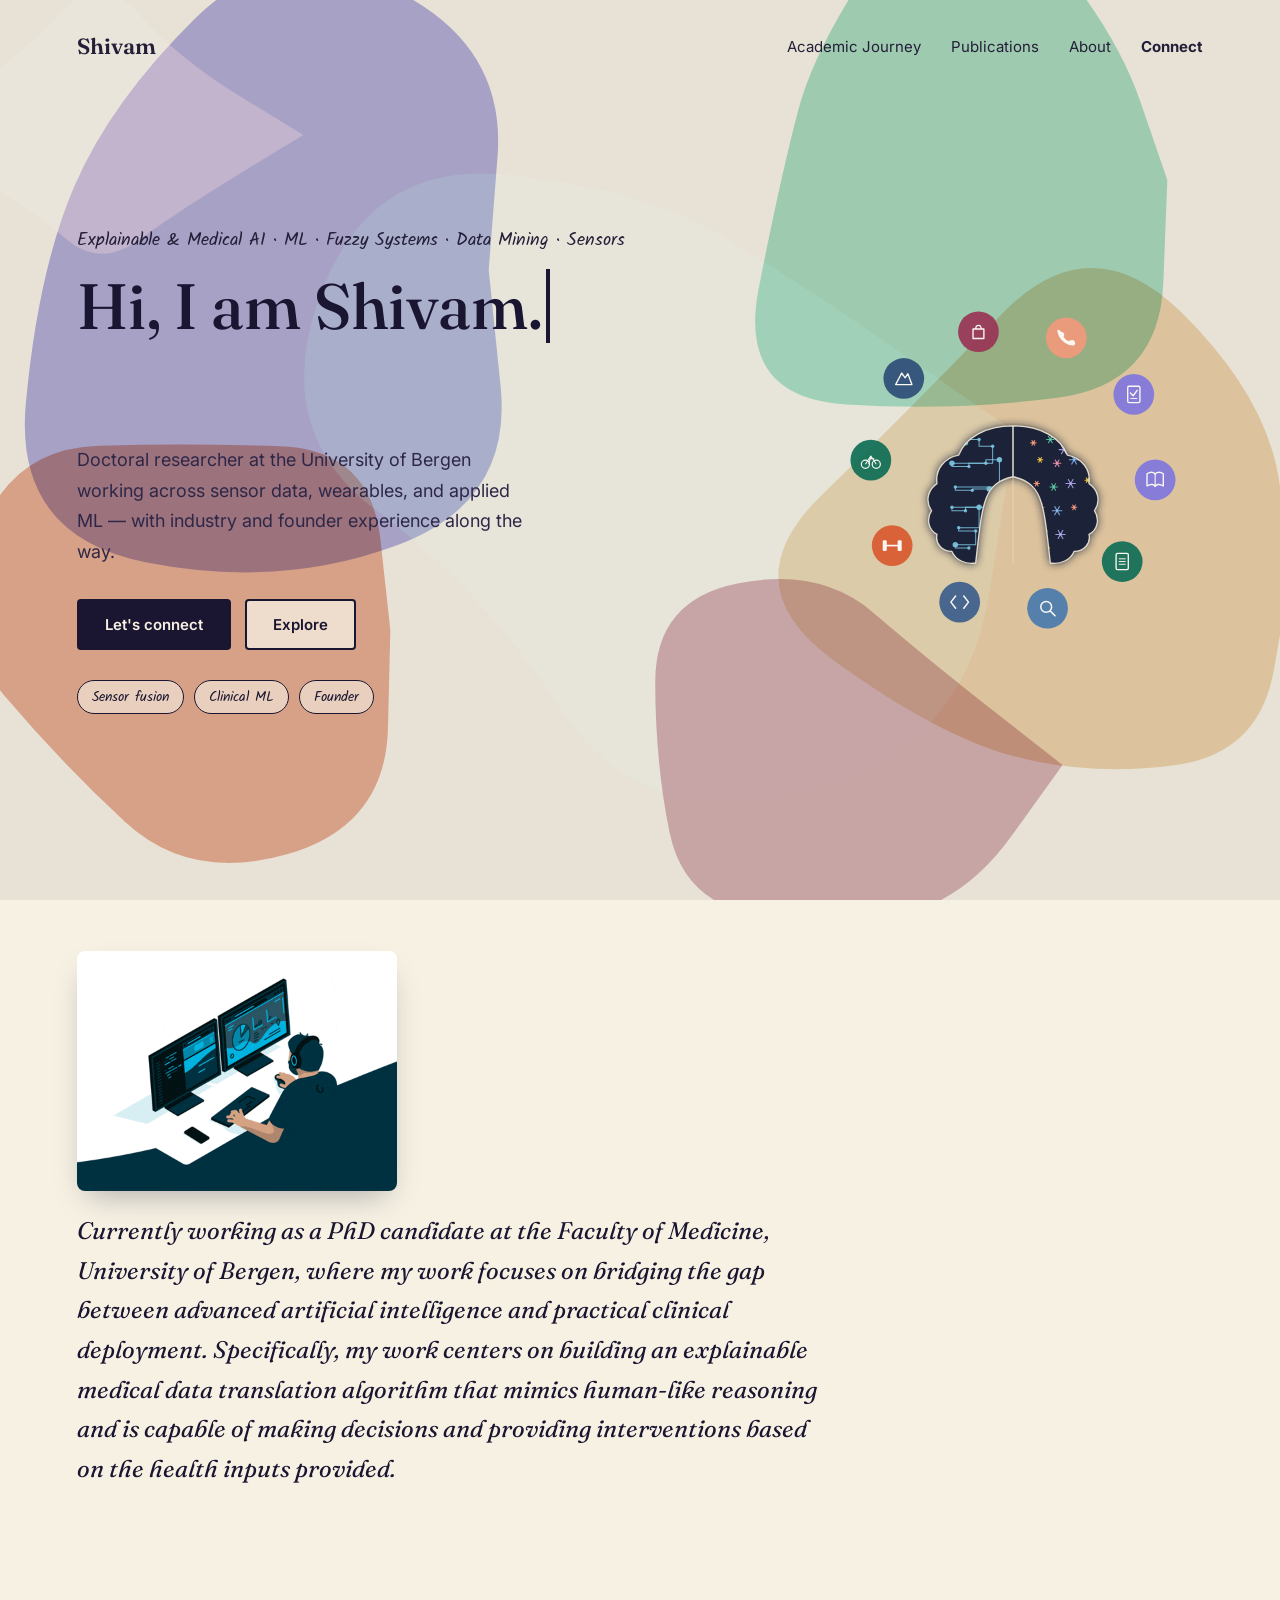
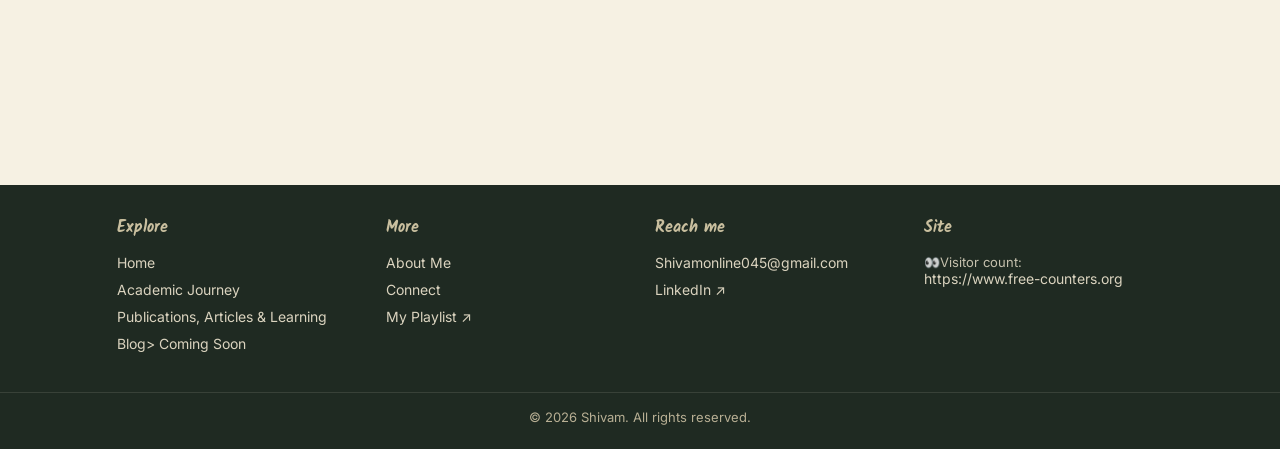
<file: index.html>
<!DOCTYPE html>
<html lang="en">
<head>
<meta charset="UTF-8">
<meta name="viewport" content="width=device-width, initial-scale=1.0">
<title>Hi, This is Shivam.</title>
<link href="https://fonts.googleapis.com/css2?family=Fraunces:ital,wght@0,500;0,600;1,500&family=Kalam:wght@400;700&family=Inter:wght@400;500;600&display=swap" rel="stylesheet">
<style>
  * { box-sizing: border-box; margin: 0; padding: 0; }

  html, body { height: 100%; }

  body {
    font-family: 'Inter', sans-serif;
    background: #F6F1E3;
    min-height: 100vh;
    position: relative;
    overflow-x: hidden;
  }

  .canvas-bg {
    position: fixed;
    top: 0; left: 0;
    width: 100%; height: 100%;
    z-index: 0;
  }

  .grain {
    position: fixed;
    top: 0; left: 0;
    width: 100%; height: 100%;
    z-index: 1;
    opacity: 0.06;
    mix-blend-mode: multiply;
    pointer-events: none;
    background-image: url("data:image/svg+xml,%3Csvg%20xmlns%3D%22http%3A//www.w3.org/2000/svg%22%20width%3D%22200%22%20height%3D%22200%22%3E%3Cfilter%20id%3D%22n%22%3E%3CfeTurbulence%20type%3D%22fractalNoise%22%20baseFrequency%3D%220.9%22%20numOctaves%3D%222%22%20stitchTiles%3D%22stitch%22/%3E%3CfeColorMatrix%20type%3D%22matrix%22%20values%3D%220%200%200%200%200.55%20%200%200%200%200%200.45%20%200%200%200%200%200.3%20%200%200%200%200.05%200%22/%3E%3C/filter%3E%3Crect%20width%3D%22100%25%22%20height%3D%22100%25%22%20filter%3D%22url%28%2523n%29%22/%3E%3C/svg%3E");
  }

  .content {
    position: relative;
    z-index: 2;
    min-height: 100vh;
    display: flex;
    flex-direction: column;
  }

  nav {
    display: flex;
    justify-content: space-between;
    align-items: center;
    padding: 32px 6vw;
    max-width: 1600px;
    margin: 0 auto;
    width: 100%;
    box-sizing: border-box;
  }
  .name {
    font-family: 'Fraunces', serif;
    font-size: 22px;
    font-weight: 600;
    color: #241E38;
    mix-blend-mode: multiply;
  }
  .links { display: flex; gap: 30px; font-size: 15px; }
  .links a { color: #241E38; text-decoration: none; mix-blend-mode: multiply; }
  .links a.connect { font-weight: 700; }

  main {
    flex: 1;
    display: flex;
    align-items: center;
    justify-content: space-between;
    gap: 40px;
    padding: 0 6vw 4vw;
    max-width: 1600px;
    margin: 0 auto;
    width: 100%;
    box-sizing: border-box;
    flex-wrap: wrap;
  }

  .textblock { max-width: 620px; flex: 1 1 480px; }

  .hero-visual {
    flex: 0 0 auto;
    width: 380px;
    max-width: 100%;
  }
  .hero-visual svg { width: 100%; height: auto; display: block; }

  .eyebrow {
    font-family: 'Kalam', cursive;
    font-size: 18px;
    color: #241E38;
    margin-bottom: 14px;
    mix-blend-mode: multiply;
  }

  h1 {
    font-family: 'Fraunces', serif;
    font-weight: 500;
    font-size: clamp(38px, 5vw, 64px);
    line-height: 1.15;
    margin-bottom: 22px;
    color: #1A1530;
    mix-blend-mode: multiply;
    min-height: 2.4em;
  }

  .cursor {
    display: inline-block;
    width: 4px;
    background: #1A1530;
    margin-left: 3px;
    animation: blink 0.9s step-end infinite;
  }
  @keyframes blink { 50% { opacity: 0; } }

  .sub {
    font-size: 18px;
    line-height: 1.7;
    color: #2E2748;
    max-width: 460px;
    margin-bottom: 32px;
    mix-blend-mode: multiply;
  }

  .ctas { display: flex; gap: 14px; flex-wrap: wrap; margin-bottom: 30px; }

  button, a.primary, .explore-btn {
    font-family: 'Inter', sans-serif;
    font-weight: 600;
    font-size: 15px;
    padding: 14px 26px;
    cursor: pointer;
    border: 2px solid #1A1530;
    background: rgba(246,241,227,0.75);
    color: #1A1530;
    border-radius: 4px;
    backdrop-filter: blur(2px);
    transition: transform 0.15s ease;
    text-decoration: none;
    display: inline-block;
  }
  button:hover, a.primary:hover, .explore-btn:hover { transform: translateY(-2px); }
  a.primary { background: #1A1530; color: #F6F1E3; }

  .explore-wrap { position: relative; display: inline-block; }
  .explore-menu {
    position: absolute;
    top: calc(100% + 8px);
    left: 0;
    display: none;
    flex-direction: column;
    gap: 6px;
    background: #FBF8F3;
    border: 1.5px solid #1A1530;
    border-radius: 6px;
    padding: 8px;
    min-width: 200px;
    box-shadow: 0 14px 30px -10px rgba(26,21,48,0.35);
    z-index: 10;
  }
  .explore-menu.show { display: flex; }
  .explore-menu a {
    font-family: 'Inter', sans-serif;
    font-size: 14px;
    font-weight: 500;
    color: #1A1530;
    text-decoration: none;
    padding: 9px 12px;
    border-radius: 4px;
    transition: background 0.15s ease;
  }
  .explore-menu a:hover { background: rgba(26,21,48,0.08); }

  .tags { display: flex; gap: 10px; flex-wrap: wrap; }
  .tag {
    font-family: 'Kalam', cursive;
    font-size: 14px;
    padding: 5px 14px;
    border: 1.5px solid #1A1530;
    border-radius: 30px;
    color: #1A1530;
    background: rgba(246,241,227,0.6);
  }
  .bio-gif {
    display: block;
    max-width: 320px;
    width: 100%;
    height: auto;
    border-radius: 8px;
    margin-bottom: 20px;
    box-shadow: 0 14px 30px -12px rgba(26,21,48,0.35);
  }
  .bio-section {
    position: relative;
    z-index: 2;
    padding: 4vw 6vw 6vw;
    max-width: 1600px;
    margin: 0 auto;
    box-sizing: border-box;
  }
  .bio-section p {
    font-family: 'Fraunces', serif;
    font-style: italic;
    font-size: clamp(19px, 2vw, 24px);
    line-height: 1.65;
    color: #1A1530;
    mix-blend-mode: multiply;
    max-width: 760px;
  }
/* Tablet / laptop: scale the hero visual down instead of letting it dominate */
@media (max-width: 1100px) {
  .hero-visual { width: 300px; }
}

@media (max-width: 860px) {
  main { justify-content: center; }
  .hero-visual { width: 240px; }
}

/* Phone: remove the brain animation entirely, per feedback that it was
   shifting/misbehaving at narrow widths — not worth fighting at this size */
@media (max-width: 700px) {
  nav {
    flex-wrap: wrap;
    gap: 12px;
    padding: 24px 6vw;
  }
  .links {
    flex-wrap: wrap;
    gap: 10px 18px;
    font-size: 13.5px;
  }
  main {
    padding: 0 6vw 8vw;
    flex-direction: column;
  }
  .textblock { max-width: 100%; }
  .bio-gif { max-width: 100%; }
  .hero-visual { display: none; }
}
</style>
</head>
<body>

<svg class="canvas-bg" viewBox="0 0 1500 1000" preserveAspectRatio="xMidYMid slice" xmlns="http://www.w3.org/2000/svg">
  <rect width="1500" height="1000" fill="#F6F1E3"/>
  <path d="M 581.9,300.0 Q 581.9,300.0 595.1,429.2 Q 608.4,558.4 479.2,606.2 Q 350.0,654.1 202.0,625.0 Q 54.0,596.0 67.6,448.0 Q 81.3,300.0 121.8,206.2 Q 162.4,112.4 256.2,20.0 Q 350.0,-72.4 475.7,-11.9 Q 601.4,48.6 591.7,174.3 Z" fill="#7F77DD" opacity="0.55" style="mix-blend-mode:multiply"/>
<path d="M 1335.9,200.0 Q 1335.9,200.0 1331.5,313.6 Q 1327.2,427.2 1213.6,442.0 Q 1100.0,456.9 979.0,449.4 Q 858.1,441.9 881.8,321.0 Q 905.5,200.0 925.7,122.9 Q 945.8,45.8 1022.9,-62.0 Q 1100.0,-169.9 1187.8,-72.7 Q 1275.5,24.5 1305.7,112.2 Z" fill="#5DCAA5" opacity="0.5" style="mix-blend-mode:multiply"/>
<path d="M 472.6,700.0 Q 472.6,700.0 470.0,808.7 Q 467.4,917.4 358.7,949.0 Q 250.0,980.5 177.4,912.9 Q 104.8,845.2 43.4,772.6 Q -18.0,700.0 15.0,599.0 Q 48.1,498.1 149.0,495.2 Q 250.0,492.3 350.3,495.8 Q 450.6,499.4 461.6,599.7 Z" fill="#D85A30" opacity="0.45" style="mix-blend-mode:multiply"/>
<path d="M 1470.8,650.0 Q 1470.8,650.0 1454.4,744.0 Q 1437.9,837.9 1344.0,850.2 Q 1250.0,862.5 1165.9,840.4 Q 1081.8,818.2 965.7,734.1 Q 849.6,650.0 950.9,551.1 Q 1052.2,452.2 1151.1,349.6 Q 1250.0,247.0 1351.5,347.0 Q 1453.0,447.0 1461.9,548.5 Z" fill="#E8B979" opacity="0.5" style="mix-blend-mode:multiply"/>
<path d="M 1166.8,480.0 Q 1166.8,480.0 1137.8,659.4 Q 1108.8,838.8 929.4,881.4 Q 750.0,923.9 662.6,789.3 Q 575.2,654.8 457.4,567.4 Q 339.5,480.0 394.2,329.5 Q 449.0,179.0 599.5,194.0 Q 750.0,209.0 835.3,259.2 Q 920.7,309.3 1043.7,394.7 Z" fill="#0F6E56" opacity="0.4" style="mix-blend-mode:screen"/>
<path d="M 1219.5,850.0 Q 1219.5,850.0 1163.2,928.4 Q 1106.8,1006.8 1028.4,1018.2 Q 950.0,1029.6 874.4,1015.4 Q 798.9,1001.1 783.0,925.6 Q 767.2,850.0 766.9,758.3 Q 766.6,666.6 858.3,648.3 Q 950.0,629.9 1009.2,680.7 Q 1068.5,731.5 1144.0,790.8 Z" fill="#993556" opacity="0.35" style="mix-blend-mode:multiply"/>
<path d="M 375.8,150.0 Q 375.8,150.0 305.6,192.7 Q 235.5,235.5 192.7,267.0 Q 150.0,298.4 110.4,263.8 Q 70.8,229.2 3.1,189.6 Q -64.6,150.0 -1.3,106.0 Q 62.0,62.0 106.0,14.2 Q 150.0,-33.7 192.9,15.2 Q 235.8,64.2 305.8,107.1 Z" fill="#F0997B" opacity="0.4" style="mix-blend-mode:screen"/>

</svg>

<div class="grain"></div>

<div class="content">
  <nav>
    <a href="index.html" style="text-decoration:none; color:inherit;"><span class="name">Shivam</span></a>
    <div class="links">
      <a href="journey.html">Academic Journey</a>
      <a href="publications.html">Publications</a>
      <a href="about.html">About</a>
      <a href="connect.html" class="connect">Connect</a>
    </div>
  </nav>

  <main>
    <div class="textblock">
      <p class="eyebrow">Explainable &amp; Medical AI · ML · Fuzzy Systems · Data Mining · Sensors</p>
      <h1><span id="typewriter"></span><span class="cursor">&nbsp;</span></h1>
      <p class="sub">Doctoral researcher at the University of Bergen working across sensor data, wearables, and applied ML — with industry and founder experience along the way.</p>
      <div class="ctas">
        <a class="primary" href="connect.html">Let's connect</a>
        <div class="explore-wrap">
          <button class="explore-btn" id="exploreBtn">Explore</button>
          <div class="explore-menu" id="exploreMenu">
            <a href="journey.html">Academic Journey</a>
            <a href="publications.html">Publications</a>
            <a href="blog.html">Blog</a>
            <a href="about.html">About</a>
          </div>
        </div>
      </div>
      <div class="tags">
        <span class="tag">Sensor fusion</span>
        <span class="tag">Clinical ML</span>
        <span class="tag">Founder</span>
      </div>
    </div>

    <div class="hero-visual">
      <svg width="380" height="380" viewBox="0 0 560 560" role="img" aria-label="A brain with icons representing books, publications, research, code, gym, biking, hiking, shopping, calling, and managing tasks orbiting around it">
        <defs>
          <filter id="softGlow" x="-50%" y="-50%" width="200%" height="200%">
            <feGaussianBlur stdDeviation="6" result="blur"/>
            <feMerge>
              <feMergeNode in="blur"/>
              <feMergeNode in="SourceGraphic"/>
            </feMerge>
          </filter>
          <clipPath id="leftHemi">
            <path d="M 280,215 C 240,215 210,232 200,258 C 178,262 165,280 168,300 C 155,308 150,326 160,340 C 152,352 155,368 168,375 C 165,388 175,400 190,400 C 195,412 210,420 225,417 C 235,330 235,300 280,290 Z"/>
          </clipPath>
          <clipPath id="rightHemi">
            <path d="M 280,215 C 320,215 350,232 360,258 C 382,262 395,280 392,300 C 405,308 410,326 400,340 C 408,352 405,368 392,375 C 395,388 385,400 370,400 C 365,412 350,420 335,417 C 325,330 325,300 280,290 Z"/>
          </clipPath>
        </defs>

        <path d="M 280,215 C 240,215 210,232 200,258 C 178,262 165,280 168,300 C 155,308 150,326 160,340 C 152,352 155,368 168,375 C 165,388 175,400 190,400 C 195,412 210,420 225,417 C 235,330 235,300 280,290 Z
                 M 280,215 C 320,215 350,232 360,258 C 382,262 395,280 392,300 C 405,308 410,326 400,340 C 408,352 405,368 392,375 C 395,388 385,400 370,400 C 365,412 350,420 335,417 C 325,330 325,300 280,290 Z"
              fill="#1B2438" filter="url(#softGlow)"/>

        <g id="leftCircuit" clip-path="url(#leftHemi)"></g>
        <g id="rightSpark" clip-path="url(#rightHemi)"></g>

        <path d="M 280,215 C 240,215 210,232 200,258 C 178,262 165,280 168,300 C 155,308 150,326 160,340 C 152,352 155,368 168,375 C 165,388 175,400 190,400 C 195,412 210,420 225,417 C 235,330 235,300 280,290 Z
                 M 280,215 C 320,215 350,232 360,258 C 382,262 395,280 392,300 C 405,308 410,326 400,340 C 408,352 405,368 392,375 C 395,388 385,400 370,400 C 365,412 350,420 335,417 C 325,330 325,300 280,290 Z"
              fill="none" stroke="#EFE9D8" stroke-width="2" stroke-linejoin="round" opacity="0.9"/>
        <line x1="280" y1="215" x2="280" y2="417" stroke="#EFE9D8" stroke-width="1.5" opacity="0.5"/>

        <g id="items"></g>
      </svg>
    </div>
  </main>
</div>

<section class="bio-section">
  <img src="assets/homepage-coding.gif" alt="Coding illustration" class="bio-gif">
  <p>Currently working as a PhD candidate at the Faculty of Medicine, University of Bergen, where my work focuses on bridging the gap between advanced artificial intelligence and practical clinical deployment. Specifically, my work centers on building an explainable medical data translation algorithm that mimics human-like reasoning and is capable of making decisions and providing interventions based on the health inputs provided.</p>
</section>

<script>
  (function () {
    const NS = 'http://www.w3.org/2000/svg';
    function el(tag, attrs) {
      const e = document.createElementNS(NS, tag);
      for (const k in attrs) e.setAttribute(k, attrs[k]);
      return e;
    }

    const items = [
      { label: 'Books', color: '#7F77DD', draw: iconBook },
      { label: 'Publications', color: '#0F6E56', draw: iconDoc },
      { label: 'Research', color: '#4A7BAE', draw: iconSearch },
      { label: 'Code', color: '#3B5E8C', draw: iconCode },
      { label: 'Gym', color: '#D85A30', draw: iconDumbbell },
      { label: 'Biking', color: '#0F6E56', draw: iconBike },
      { label: 'Hiking', color: '#2E4E77', draw: iconMountain },
      { label: 'Shopping', color: '#993556', draw: iconBag },
      { label: 'Calling someone', color: '#F0997B', draw: iconPhone },
      { label: 'Managing things', color: '#7F77DD', draw: iconCheck }
    ];

    function iconBook(g, c) {
      g.appendChild(el('path', { d: `M -12,-9 C -6,-13 -1,-11 0,-8 C 1,-11 6,-13 12,-9 L 12,9 C 6,5 1,7 0,10 C -1,7 -6,5 -12,9 Z`, fill: 'none', stroke: c, 'stroke-width': 2, 'stroke-linejoin': 'round' }));
      g.appendChild(el('line', { x1: 0, y1: -7.5, x2: 0, y2: 9, stroke: c, 'stroke-width': 1.6 }));
    }
    function iconDoc(g, c) {
      g.appendChild(el('rect', { x: -9, y: -12, width: 18, height: 24, rx: 2, fill: 'none', stroke: c, 'stroke-width': 2 }));
      [-4, 0, 4].forEach(y => g.appendChild(el('line', { x1: -5, y1: y, x2: 5, y2: y, stroke: c, 'stroke-width': 1.4 })));
    }
    function iconSearch(g, c) {
      g.appendChild(el('circle', { cx: -2, cy: -2, r: 8, fill: 'none', stroke: c, 'stroke-width': 2.2 }));
      g.appendChild(el('line', { x1: 4, y1: 4, x2: 11, y2: 11, stroke: c, 'stroke-width': 2.4, 'stroke-linecap': 'round' }));
    }
    function iconCode(g, c) {
      g.appendChild(el('path', { d: 'M -6,-9 L -13,0 L -6,9', fill: 'none', stroke: c, 'stroke-width': 2.2, 'stroke-linecap': 'round', 'stroke-linejoin': 'round' }));
      g.appendChild(el('path', { d: 'M 6,-9 L 13,0 L 6,9', fill: 'none', stroke: c, 'stroke-width': 2.2, 'stroke-linecap': 'round', 'stroke-linejoin': 'round' }));
    }
    function iconDumbbell(g, c) {
      g.appendChild(el('line', { x1: -10, y1: 0, x2: 10, y2: 0, stroke: c, 'stroke-width': 2.4 }));
      [-11, 11].forEach(x => {
        g.appendChild(el('rect', { x: x - 3, y: -8, width: 6, height: 16, rx: 2, fill: c }));
      });
    }
    function iconBike(g, c) {
      g.appendChild(el('circle', { cx: -8, cy: 6, r: 6, fill: 'none', stroke: c, 'stroke-width': 1.8 }));
      g.appendChild(el('circle', { cx: 8, cy: 6, r: 6, fill: 'none', stroke: c, 'stroke-width': 1.8 }));
      g.appendChild(el('path', { d: 'M -8,6 L 0,-6 L 8,6 M 0,-6 L -3,6 M -3,-2 L 5,-2', fill: 'none', stroke: c, 'stroke-width': 1.6, 'stroke-linejoin': 'round' }));
    }
    function iconMountain(g, c) {
      g.appendChild(el('path', { d: 'M -12,9 L -3,-8 L 2,-1 L 6,-7 L 12,9 Z', fill: 'none', stroke: c, 'stroke-width': 2, 'stroke-linejoin': 'round' }));
      g.appendChild(el('path', { d: 'M -5,-4 L -3,-8 L -1,-4', fill: 'none', stroke: c, 'stroke-width': 1.4 }));
    }
    function iconBag(g, c) {
      g.appendChild(el('path', { d: 'M -8,-4 L -8,10 L 8,10 L 8,-4 Z', fill: 'none', stroke: c, 'stroke-width': 2, 'stroke-linejoin': 'round' }));
      g.appendChild(el('path', { d: 'M -4,-4 C -4,-11 4,-11 4,-4', fill: 'none', stroke: c, 'stroke-width': 1.8 }));
    }
    function iconPhone(g, c) {
      g.appendChild(el('path', { d: 'M -8,-9 C -3,-9 -2,-4 -4,-2 C -2,2 2,6 6,4 C 8,2 13,3 13,8 C 13,11 10,12 7,11 C -3,9 -11,1 -13,-9 C -14,-12 -11,-14 -8,-9 Z', fill: c }));
    }
    function iconCheck(g, c) {
      g.appendChild(el('rect', { x: -9, y: -12, width: 18, height: 24, rx: 2, fill: 'none', stroke: c, 'stroke-width': 2 }));
      g.appendChild(el('path', { d: 'M -5,-2 L -1,2 L 5,-6', fill: 'none', stroke: c, 'stroke-width': 2, 'stroke-linecap': 'round', 'stroke-linejoin': 'round' }));
      g.appendChild(el('line', { x1: -5, y1: 6, x2: 5, y2: 6, stroke: c, 'stroke-width': 1.4 }));
    }

    const leftG = document.getElementById('leftCircuit');
    const circuitColor = '#7EC8E3';
    const circuitNodes = [
      [210,240],[230,235],[250,245],[190,270],[215,275],[240,270],[260,265],
      [195,305],[220,310],[245,308],[190,335],[210,340],[230,335],
      [200,365],[225,370],[195,390],[215,395]
    ];
    circuitNodes.forEach((p, i) => {
      if (i > 0) {
        const prev = circuitNodes[i - 1];
        leftG.appendChild(el('path', {
          d: `M ${prev[0]},${prev[1]} L ${prev[0]},${p[1]} L ${p[0]},${p[1]}`,
          fill: 'none', stroke: circuitColor, 'stroke-width': 1.5, opacity: 0.85
        }));
      }
      leftG.appendChild(el('circle', { cx: p[0], cy: p[1], r: i % 3 === 0 ? 4 : 2.5, fill: circuitColor, opacity: 0.9 }));
    });

    const rightG = document.getElementById('rightSpark');
    const sparkColors = ['#F0997B', '#5DCAA5', '#AFA9EC', '#F0C64B', '#ED93B1', '#85B7EB'];
    const sparkPoints = [
      [310,240],[335,235],[355,250],[320,265],[345,270],[370,265],
      [315,300],[340,305],[365,300],[390,295],[320,335],[345,340],[370,335],
      [325,370],[350,375],[330,395]
    ];
    sparkPoints.forEach((p, i) => {
      const color = sparkColors[i % sparkColors.length];
      const r = 4 + (i % 3) * 1.5;
      for (let a = 0; a < 6; a++) {
        const angle = (Math.PI / 3) * a;
        rightG.appendChild(el('line', {
          x1: p[0], y1: p[1],
          x2: p[0] + Math.cos(angle) * r, y2: p[1] + Math.sin(angle) * r,
          stroke: color, 'stroke-width': 1.6, 'stroke-linecap': 'round', opacity: 0.9
        }));
      }
      rightG.appendChild(el('circle', { cx: p[0], cy: p[1], r: 2, fill: color }));
    });

    const itemsG = document.getElementById('items');
    const cx = 280, cy = 280, radius = 210, badgeR = 30;
    const nodes = items.map((item, i) => {
      const angle0 = (Math.PI * 2 / items.length) * i;
      const group = el('g', {});
      const badge = el('circle', { r: badgeR, fill: item.color, opacity: 0.92 });
      group.appendChild(badge);
      const iconG = el('g', {});
      item.draw(iconG, '#FBF8F3');
      group.appendChild(iconG);
      const title = el('title', {});
      title.textContent = item.label;
      group.appendChild(title);
      itemsG.appendChild(group);
      return { angle0, group };
    });

    let t = 0;
    function frame() {
      t += 0.0011;
      nodes.forEach(n => {
        const a = n.angle0 + t;
        const x = cx + radius * Math.cos(a);
        const y = cy + radius * Math.sin(a);
        n.group.setAttribute('transform', `translate(${x},${y})`);
      });
      requestAnimationFrame(frame);
    }
    frame();
  })();
</script>

<script>
  const lines = [
    "Hi, I am Shivam.",
    "नमस्ते, मैं शिवम हूँ।,आप कैसे हैं? ",
    "Hei, jeg er Shivam.",
    "Hola, soy Shivam.",
    "Bonjour, je suis Shivam.",
  ];
  const tw = document.getElementById('typewriter');
  let lineIdx = 0, charIdx = 0, deleting = false;

  function typeLoop() {
    const current = lines[lineIdx];
    if (!deleting) {
      charIdx++;
      tw.textContent = current.slice(0, charIdx);
      if (charIdx === current.length) {
        deleting = true;
        setTimeout(typeLoop, 1800);
        return;
      }
      setTimeout(typeLoop, 45);
    } else {
      charIdx--;
      tw.textContent = current.slice(0, charIdx);
      if (charIdx === 0) {
        deleting = false;
        lineIdx = (lineIdx + 1) % lines.length;
        setTimeout(typeLoop, 400);
        return;
      }
      setTimeout(typeLoop, 25);
    }
  }
  typeLoop();

  const exploreBtn = document.getElementById('exploreBtn');
  const exploreMenu = document.getElementById('exploreMenu');
  if (exploreBtn && exploreMenu) {
    exploreBtn.addEventListener('click', (e) => {
      e.stopPropagation();
      exploreMenu.classList.toggle('show');
    });
    document.addEventListener('click', (e) => {
      if (!exploreMenu.contains(e.target) && e.target !== exploreBtn) {
        exploreMenu.classList.remove('show');
      }
    });
  }
</script>


<!-- ============ SHARED FOOTER ============ -->
<link rel="stylesheet" href="footer.css">

<div class="walk-zone">
  <div class="footer-interactive-container" id="footerCharacter">
    <div class="footer-speech-bubble" id="footerSpeechBubble">Bye! See you soon 👋</div>
    <img src="assets/e69b8a8511e8.webp" alt="Shivam and Broonie walking">
  </div>
</div>

<footer class="site-footer">
  <div class="footer-grid">
    <div>
      <h4>Explore</h4>
      <a href="index.html" data-nav>Home</a>
      <a href="journey.html" data-nav>Academic Journey</a>
      <a href="publications.html" data-nav>Publications, Articles &amp; Learning</a>
      <a href="blog.html" data-nav>Blog> Coming Soon</a>
    </div>
    <div>
      <h4>More</h4>
      <a href="about.html" data-nav>About Me</a>
      <a href="connect.html" data-nav>Connect</a>
      <a href="https://www.youtube.com/watch?v=uSo2dagQ8EE" target="_blank" rel="noopener">My Playlist ↗</a>
    </div>
    <div>
      <h4>Reach me</h4>
      <a href="mailto:Shivamonline045@gmail.com">Shivamonline045@gmail.com</a>
      <a href="https://no.linkedin.com/in/shivam-pandey679" target="_blank" rel="noopener">LinkedIn ↗</a>
    </div>
    <div>
      <h4>Site</h4>
      <p>👀Visitor count:</p>
      <a href='https://www.free-counters.org/'>https://www.free-counters.org</a>
       <script type='text/javascript' src='https://www.freevisitorcounters.com/auth.php?id=3a70867ed4bd4edbf13089a859921e3ac953b269'></script>
       <script type="text/javascript" src="https://www.freevisitorcounters.com/en/home/counter/1617053/t/5"></script>
    </div>
  </div>

  <div class="footer-content">
    <p>&copy; 2026 Shivam. All rights reserved.</p>
  </div>
</footer>

<script src="footer.js"></script>

</body>
</html>
</file>
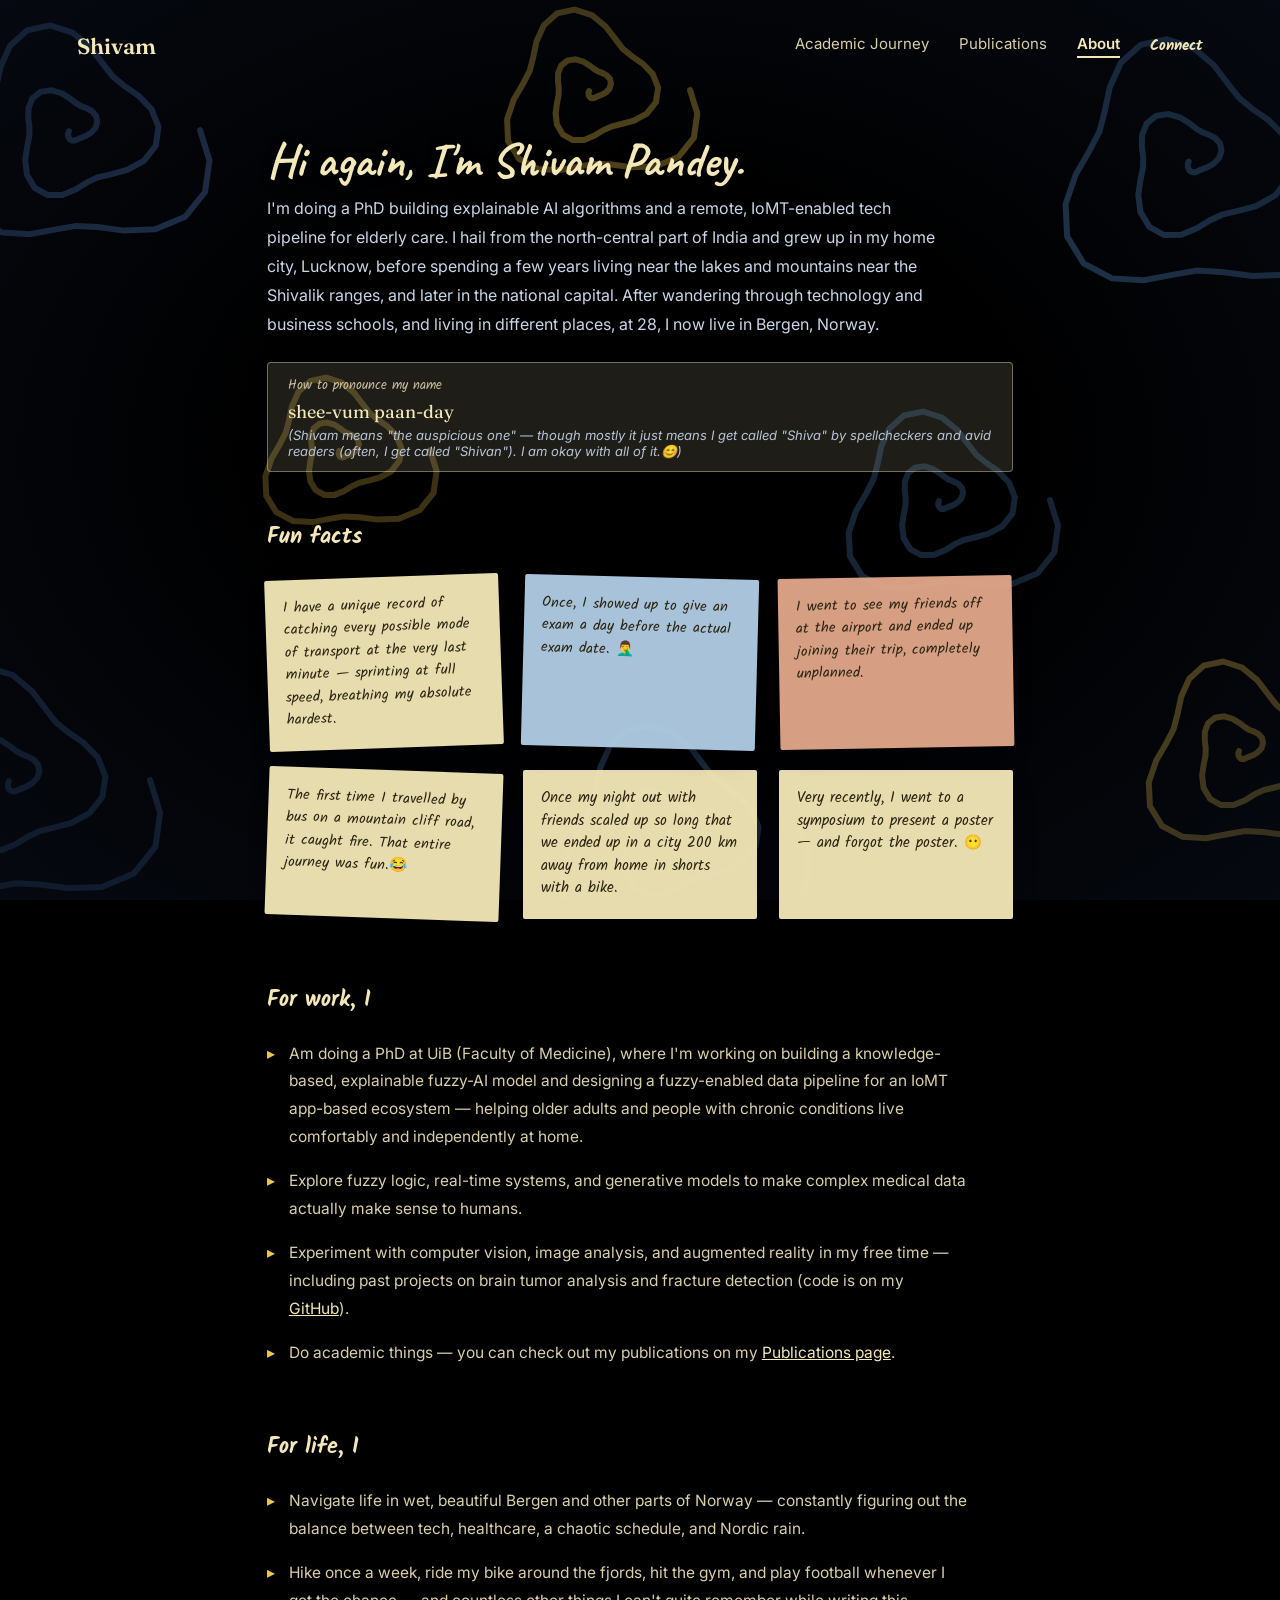
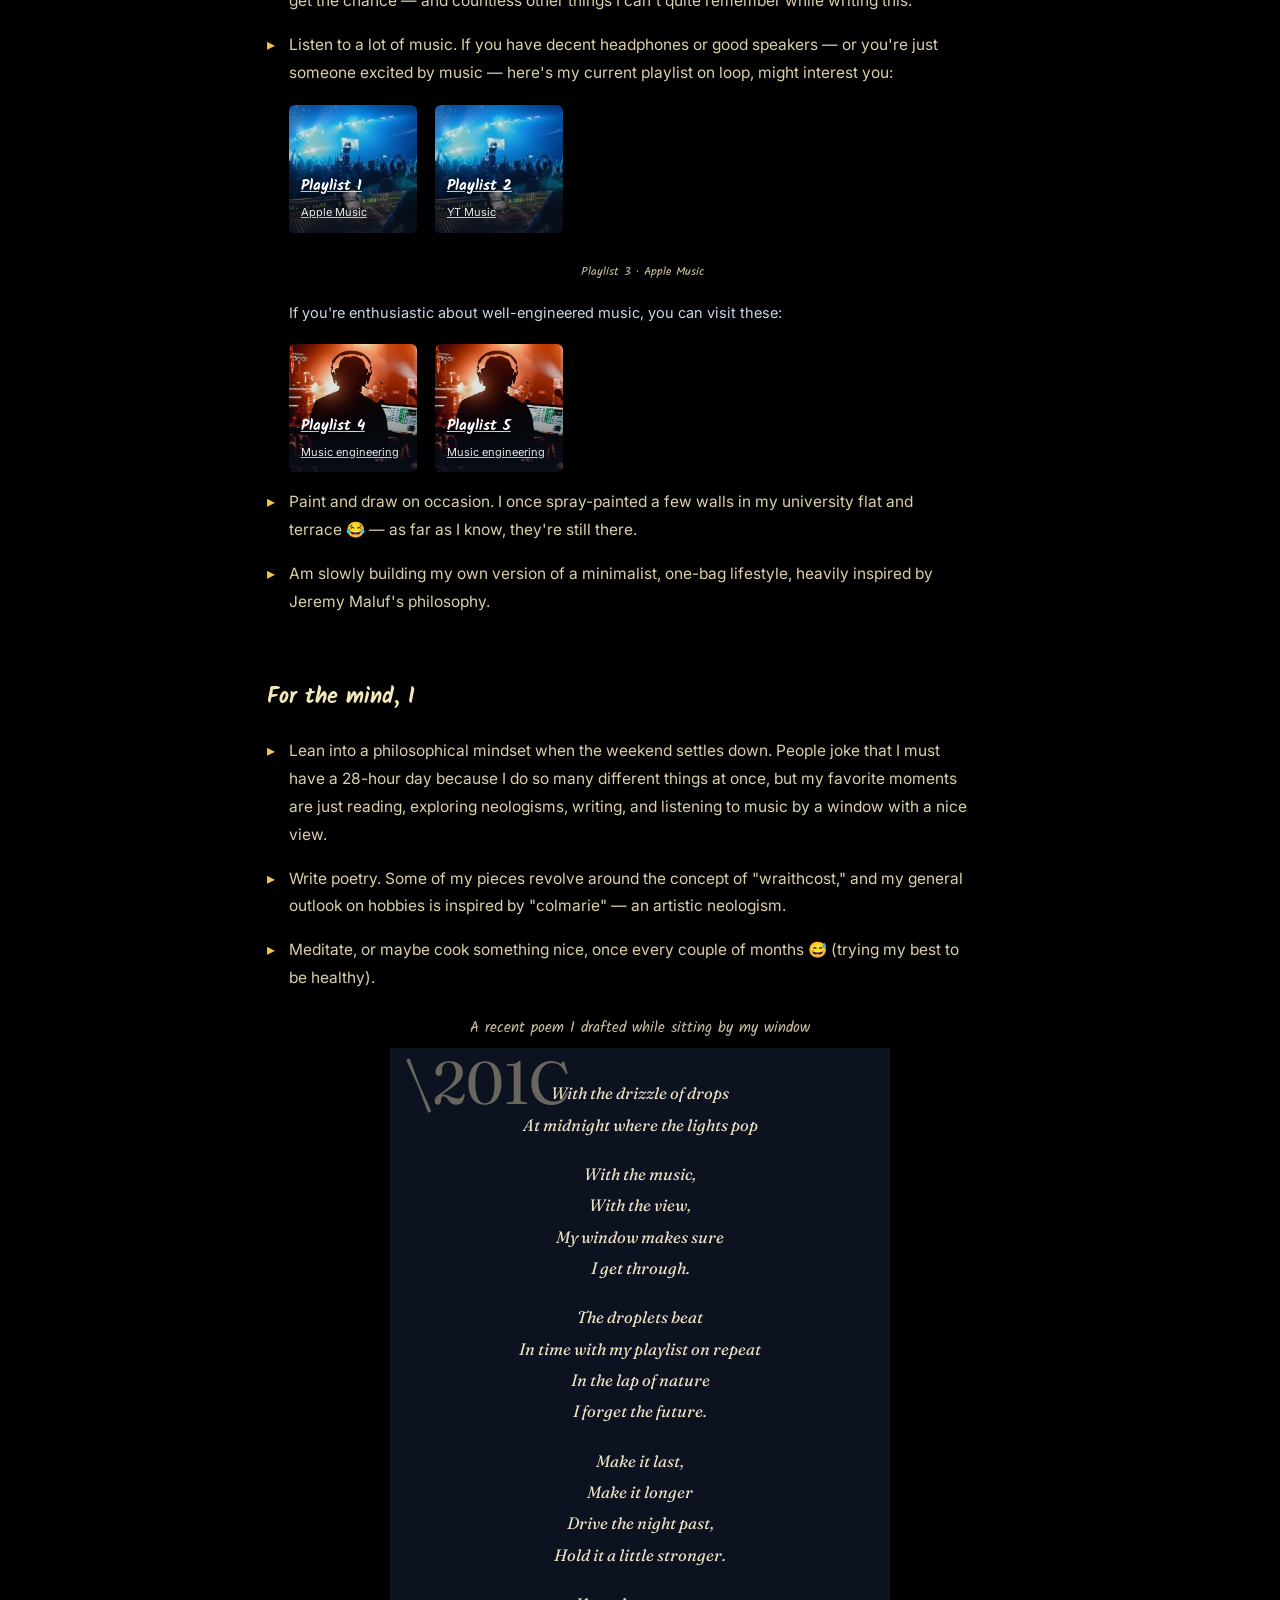
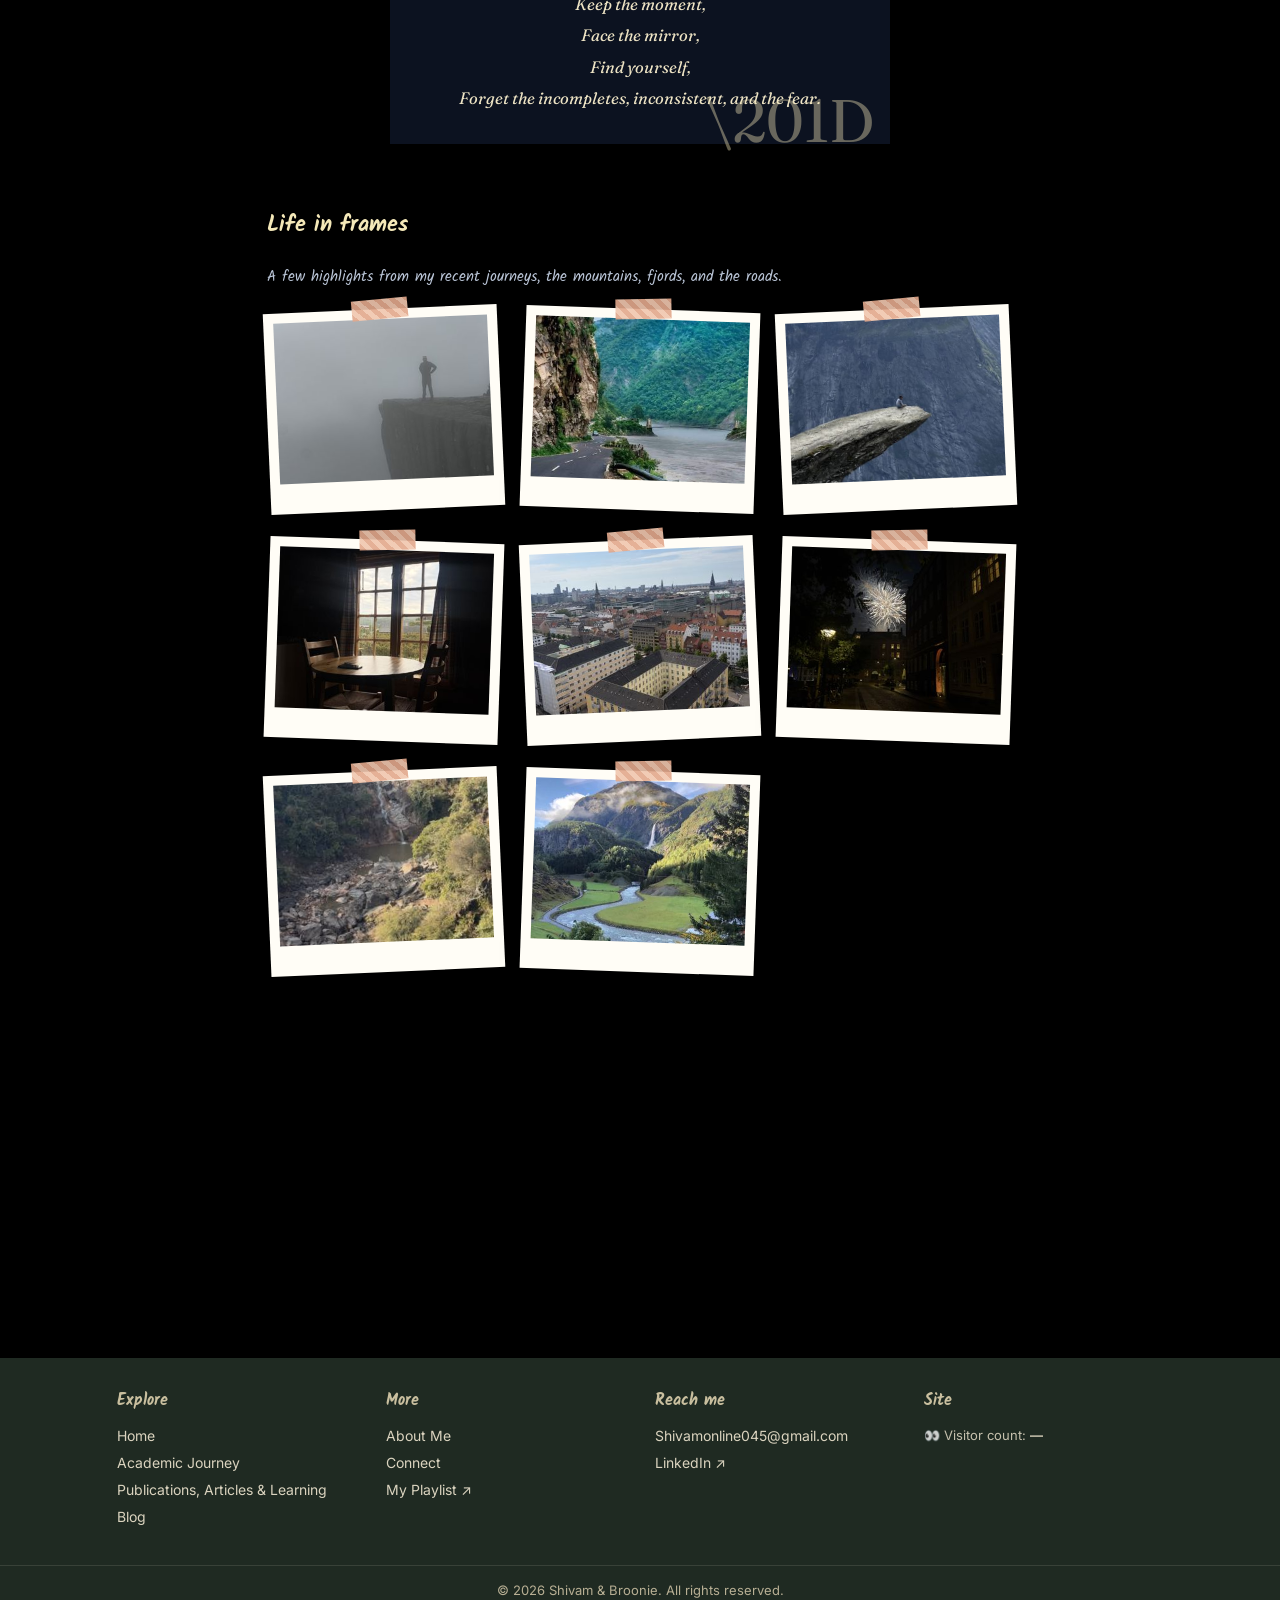
<file: about.html>
<!DOCTYPE html>
<html lang="en">
<head>
<meta charset="UTF-8">
<meta name="viewport" content="width=device-width, initial-scale=1.0">
<title>About Me</title>
<link href="https://fonts.googleapis.com/css2?family=Fraunces:ital,wght@0,500;0,600;1,500;1,600&family=Kalam:wght@400;700&family=Caveat:wght@600&family=Inter:wght@400;500;600&display=swap" rel="stylesheet">
<style>
  * { box-sizing: border-box; margin: 0; padding: 0; }
  body {
    font-family: 'Inter', sans-serif;
    color: #EFE9D8;
    background: linear-gradient(180deg, #16223B 0%, #1E3A5F 45%, #16223B 100%);
    background-image: url("data:image/svg+xml,%3Csvg%20xmlns%3D%22http%3A//www.w3.org/2000/svg%22%20width%3D%22250%22%20height%3D%22250%22%3E%3Cfilter%20id%3D%22n%22%3E%3CfeTurbulence%20type%3D%22turbulence%22%20baseFrequency%3D%220.012%22%20numOctaves%3D%223%22%20seed%3D%223%22%20stitchTiles%3D%22stitch%22/%3E%3CfeColorMatrix%20type%3D%22matrix%22%20values%3D%220%200%200%200%200.15%20%200%200%200%200%200.28%20%200%200%200%200%200.45%20%200%200%200%200.35%200%22/%3E%3C/filter%3E%3Crect%20width%3D%22100%25%22%20height%3D%22100%25%22%20filter%3D%22url%28%2523n%29%22/%3E%3C/svg%3E");
    background-blend-mode: overlay;
    min-height: 100vh;
    position: relative;
    overflow-x: hidden;
  }

  .swirls { position: fixed; top: 0; left: 0; width: 100%; height: 100%; z-index: 0; pointer-events: none; }
  .vignette {
    position: fixed; top: 0; left: 0; width: 100%; height: 100%; z-index: 1; pointer-events: none;
    background: radial-gradient(ellipse at center, transparent 40%, rgba(10,16,30,0.55) 100%);
  }

  nav {
    position: relative; z-index: 2;
    display: flex; justify-content: space-between; align-items: center;
    padding: 32px 6vw;
    max-width: 1600px; margin: 0 auto; box-sizing: border-box;
  }
  .name { font-family: 'Fraunces', serif; font-size: 22px; font-weight: 600; color: #F4E8B8; }
  .links { display: flex; gap: 30px; font-size: 15px; }
  .links a { color: #D9CFA8; text-decoration: none; }
  .links a.current { color: #F4E8B8; font-weight: 600; border-bottom: 2px solid #F4E8B8; padding-bottom: 2px; }
  .links a.connect { font-family: 'Kalam', cursive; font-weight: 700; color: #F4E8B8; }

  main { position: relative; z-index: 2; max-width: 900px; margin: 0 auto; padding: 3vw 6vw 8vw; }

  .page-title {
    font-family: 'Caveat', cursive;
    font-size: 48px;
    color: #F4E8B8;
    margin-bottom: 4px;
    text-shadow: 0 2px 12px rgba(0,0,0,0.4);
  }
  .greeting {
    font-family: 'Fraunces', serif;
    font-style: italic;
    font-size: 19px;
    color: #EDE3C4;
    margin-bottom: 18px;
  }
  .intro-para {
    font-size: 16px;
    line-height: 1.8;
    color: #C9D6E8;
    max-width: 680px;
    margin-bottom: 24px;
  }

  .pronounce-box {
    display: inline-block;
    background: rgba(244,232,184,0.12);
    border: 1px solid rgba(244,232,184,0.4);
    border-radius: 4px;
    padding: 12px 20px;
    margin-bottom: 3rem;
  }
  .pronounce-box .label {
    font-family: 'Kalam', cursive;
    font-size: 13px;
    color: #C9BF9F;
    margin-bottom: 4px;
  }
  .pronounce-box .phon {
    font-family: 'Fraunces', serif;
    font-size: 18px;
    color: #F4E8B8;
    margin-bottom: 4px;
  }
  .pronounce-box .note {
    font-size: 13px;
    color: #B9C4D6;
    font-style: italic;
  }

  .section { margin-bottom: 4rem; }
  .section-label {
    font-family: 'Kalam', cursive; font-size: 22px; font-weight: 700;
    color: #F4E8B8; margin-bottom: 22px;
  }

  /* fun facts as scattered painted notes */
  .facts-grid {
    display: grid;
    grid-template-columns: repeat(auto-fit, minmax(220px, 1fr));
    gap: 22px;
  }
  .sticky {
    background: rgba(244,232,184,0.95);
    padding: 18px;
    border-radius: 2px;
    box-shadow: 0 10px 22px -8px rgba(0,0,0,0.5);
    font-family: 'Kalam', cursive;
    font-size: 14.5px;
    line-height: 1.55;
    color: #2A2410;
  }
  .sticky:nth-child(1) { transform: rotate(-2deg); }
  .sticky:nth-child(2) { transform: rotate(1.5deg); background: rgba(178,206,229,0.95); }
  .sticky:nth-child(3) { transform: rotate(-1deg); background: rgba(226,168,140,0.95); }
  .sticky:nth-child(4) { transform: rotate(2deg); }

  .life-list {
    list-style: none;
    max-width: 700px;
  }
  .life-list li {
    font-size: 15.5px;
    line-height: 1.8;
    color: #D9CFA8;
    margin-bottom: 16px;
    padding-left: 22px;
    position: relative;
  }
  .life-list li::before {
    content: "▸";
    position: absolute;
    left: 0;
    color: #F0C64B;
  }
  .life-list a { color: #F4E8B8; text-decoration: underline; }

  /* playlist tiles */
  .playlist-tiles { display: flex; gap: 18px; margin: 18px 0 8px; flex-wrap: wrap; align-items: flex-start; }

  .embed-card {
    display: flex;
    flex-direction: column;
    gap: 6px;
  }
  .embed-card iframe {
    border-radius: 8px;
    box-shadow: 0 12px 26px -8px rgba(0,0,0,0.55);
    max-width: 100%;
    display: block;
  }
  .embed-yt iframe { width: 240px; height: 135px; }
  .embed-apple iframe { width: 240px; height: 150px; }
  .embed-caption {
    font-family: 'Kalam', cursive;
    font-size: 12px;
    color: #C9BF9F;
  }
  .tile {
    width: 128px; height: 128px;
    border-radius: 6px;
    display: flex; align-items: flex-end;
    text-decoration: none;
    box-shadow: 0 12px 26px -8px rgba(0,0,0,0.55);
    transition: transform 0.15s ease;
    position: relative;
    overflow: hidden;
  }
  .tile.vangogh {
    background-image: url("[data-uri]");
    background-size: cover;
    background-position: center;
  }
  .tile.mixer {
    background-image: url("assets/90464e36df13.jpg");
    background-size: cover;
    background-position: center;
  }
  .tile.dj {
    background-image: url("assets/2e251a82438f.jpg");
    background-size: cover;
    background-position: center;
  }
  .tile.vangogh::before, .tile.mixer::before, .tile.dj::before {
    content: "";
    position: absolute;
    inset: 0;
    background: linear-gradient(to top, rgba(10,16,30,0.85) 0%, rgba(10,16,30,0.15) 55%, rgba(10,16,30,0.05) 100%);
  }
  .tile-label {
    position: relative;
    z-index: 1;
    padding: 10px 12px;
    font-family: 'Kalam', cursive;
    font-weight: 700;
    font-size: 15px;
    color: #fff;
    text-shadow: 0 2px 6px rgba(0,0,0,0.6);
  }
  .tile:hover { transform: translateY(-3px) scale(1.02); }
  .tile-sub { display: block; font-size: 11px; font-weight: 400; font-family: 'Inter', sans-serif; opacity: 0.9; margin-top: 3px; }

  .music-nerd-links { margin-top: 8px; }
  .music-nerd-links a {
    display: inline-block;
    font-size: 14px;
    color: #F4E8B8;
    text-decoration: underline;
    margin-right: 18px;
    margin-bottom: 6px;
  }

  /* poem block */
  .poem-box {
    background: rgba(22,34,59,0.55);
    padding: 30px 40px;
    max-width: 500px;
    margin: 8px auto 0;
    text-align: center;
    backdrop-filter: blur(2px);
    position: relative;
  }
  .poem-box::before {
    content: "\\201C";
    font-family: 'Fraunces', serif;
    font-size: 60px;
    color: rgba(244,232,184,0.4);
    position: absolute;
    top: 4px; left: 16px;
    line-height: 1;
  }
  .poem-box::after {
    content: "\\201D";
    font-family: 'Fraunces', serif;
    font-size: 60px;
    color: rgba(244,232,184,0.4);
    position: absolute;
    bottom: -6px; right: 16px;
    line-height: 1;
  }
  .poem-box p {
    font-family: 'Fraunces', serif;
    font-style: italic;
    font-size: 16.5px;
    line-height: 1.9;
    color: #EDE3C4;
    margin-bottom: 18px;
  }
  .poem-box p:last-child { margin-bottom: 0; }

  /* gallery placeholder */
  .gallery-note {
    font-family: 'Kalam', cursive;
    font-size: 15px;
    color: #B9C4D6;
    margin-bottom: 20px;
  }
  .gallery-grid {
    display: grid;
    grid-template-columns: repeat(auto-fit, minmax(180px, 1fr));
    gap: 30px 22px;
  }
  .polaroid {
    background: #FFFDF6;
    padding: 10px 10px 30px;
    box-shadow: 0 14px 26px -10px rgba(0,0,0,0.55);
    position: relative;
  }
  .polaroid:nth-child(odd) { transform: rotate(-2.5deg); }
  .polaroid:nth-child(even) { transform: rotate(2deg); }
  .polaroid img {
    width: 100%;
    display: block;
    aspect-ratio: 4 / 3;
    object-fit: cover;
  }
  .washi {
    position: absolute; top: -10px; left: 50%; transform: translateX(-50%) rotate(-3deg);
    width: 56px; height: 20px;
    background: repeating-linear-gradient(45deg, #E2A88C, #E2A88C 5px, #F0C6AE 5px, #F0C6AE 10px);
    opacity: 0.9;
  }

@media (max-width: 700px) {
  nav {
    flex-wrap: wrap;
    gap: 12px;
    padding: 24px 6vw;
  }
  .links {
    flex-wrap: wrap;
    gap: 10px 18px;
    font-size: 13.5px;
  }
  .embed-yt iframe, .embed-apple iframe {
    width: 100%;
    max-width: 320px;
  }
 .embed-yt iframe, .embed-apple iframe {
    width: 100%;
    max-width: 320px;
  }
  .embed-yt iframe { height: calc(100vw * 0.5); max-height: 180px; }
  body {
    background: #16223B;
    background-image: none;
  }
  .swirls, .vignette {
    display: none;
  }
}
</style>
</head>
<body>

<svg class="swirls" viewBox="0 0 1500 900" preserveAspectRatio="xMidYMid slice" xmlns="http://www.w3.org/2000/svg">
  <path d="M 310.0,130.0 L 319.5,160.5 L 315.0,192.1 L 295.1,216.8 L 265.2,229.3 L 234.1,230.6 L 207.7,227.0 L 186.0,225.9 L 164.7,229.6 L 139.8,234.2 L 112.3,232.6 L 87.9,219.7 L 73.5,196.3 L 72.2,168.3 L 81.0,142.5 L 92.8,122.2 L 101.6,105.3 L 106.1,87.6 L 110.5,67.0 L 120.0,45.8 L 137.3,30.2 L 160.1,25.4 L 182.6,32.6 L 200.4,47.5 L 212.7,63.6 L 222.7,76.4 L 234.3,85.9 L 248.3,95.6 L 261.5,109.1 L 268.5,126.8 L 265.8,145.6 L 253.9,160.8 L 237.1,170.0 L 220.8,174.3 L 207.7,177.4 L 197.0,182.4 L 185.9,189.3 L 172.4,194.9 L 157.6,195.0 L 144.7,187.9 L 137.0,174.9 L 135.2,160.1 L 137.1,147.0 L 139.2,136.6 L 139.5,127.8 L 138.3,118.5 L 138.5,108.1 L 142.4,98.4 L 150.6,91.8 L 161.3,90.2 L 171.6,93.2 L 179.7,98.3 L 185.7,102.9 L 190.8,106.0 L 196.2,108.1 L 201.8,111.0 L 206.0,115.7 L 207.3,121.9 L 205.3,128.2 L 200.8,133.0 L 195.8,135.9 L 191.7,137.6 L 188.7,138.8 L 186.3,139.9 L 183.9,140.7 L 181.4,140.4 L 179.3,138.7 L 178.1,136.1 L 178.1,133.4 L 178.9,131.3 " fill="none" stroke="#3B5E8C" stroke-width="6" opacity="0.55" stroke-linecap="round"/>
<path d="M 1450.0,160.0 L 1461.0,195.2 L 1455.8,231.6 L 1432.8,260.1 L 1398.3,274.6 L 1362.4,276.0 L 1332.0,272.0 L 1307.0,270.6 L 1282.3,274.9 L 1253.6,280.2 L 1221.9,278.4 L 1193.7,263.5 L 1177.1,236.4 L 1175.6,204.1 L 1185.8,174.4 L 1199.4,150.9 L 1209.5,131.5 L 1214.8,111.1 L 1219.8,87.3 L 1230.8,62.9 L 1250.8,44.8 L 1277.0,39.4 L 1303.0,47.6 L 1323.5,64.8 L 1337.7,83.4 L 1349.3,98.2 L 1362.7,109.1 L 1378.8,120.3 L 1394.0,135.9 L 1402.2,156.3 L 1399.0,178.0 L 1385.2,195.5 L 1365.9,206.1 L 1347.1,211.1 L 1332.0,214.7 L 1319.7,220.5 L 1306.8,228.4 L 1291.2,234.8 L 1274.1,235.0 L 1259.3,226.8 L 1250.4,211.9 L 1248.3,194.8 L 1250.5,179.6 L 1253.0,167.7 L 1253.2,157.5 L 1251.9,146.7 L 1252.1,134.8 L 1256.7,123.5 L 1266.1,115.9 L 1278.4,114.1 L 1290.3,117.5 L 1299.7,123.4 L 1306.5,128.8 L 1312.5,132.3 L 1318.7,134.7 L 1325.1,138.0 L 1330.0,143.5 L 1331.5,150.7 L 1329.1,157.9 L 1324.0,163.5 L 1318.3,166.9 L 1313.5,168.7 L 1310.0,170.1 L 1307.3,171.5 L 1304.5,172.4 L 1301.6,172.0 L 1299.2,170.1 L 1297.9,167.0 L 1297.8,163.9 L 1298.7,161.5 " fill="none" stroke="#4A7BAE" stroke-width="6" opacity="0.45" stroke-linecap="round"/>
<path d="M 260.0,780.0 L 270.2,812.9 L 265.4,846.8 L 243.9,873.5 L 211.8,886.9 L 178.3,888.3 L 149.9,884.5 L 126.5,883.3 L 103.5,887.2 L 76.7,892.2 L 47.1,890.5 L 20.8,876.6 L 5.3,851.4 L 3.9,821.2 L 13.4,793.5 L 26.1,771.5 L 35.5,753.4 L 40.4,734.4 L 45.1,712.2 L 55.4,689.4 L 74.1,672.5 L 98.5,667.4 L 122.8,675.1 L 142.0,691.2 L 155.2,708.5 L 166.0,722.3 L 178.5,732.5 L 193.6,742.9 L 207.8,757.5 L 215.4,776.6 L 212.4,796.8 L 199.5,813.2 L 181.5,823.0 L 164.0,827.7 L 149.9,831.0 L 138.3,836.5 L 126.3,843.9 L 111.8,849.9 L 95.9,850.0 L 82.0,842.3 L 73.7,828.4 L 71.8,812.4 L 73.8,798.3 L 76.1,787.2 L 76.3,777.6 L 75.1,767.6 L 75.3,756.5 L 79.5,745.9 L 88.4,738.9 L 99.9,737.2 L 111.0,740.4 L 119.7,745.9 L 126.1,750.9 L 131.6,754.1 L 137.5,756.4 L 143.5,759.5 L 148.0,764.6 L 149.4,771.3 L 147.2,778.0 L 142.4,783.2 L 137.0,786.4 L 132.6,788.1 L 129.3,789.4 L 126.8,790.7 L 124.2,791.5 L 121.5,791.2 L 119.2,789.4 L 118.0,786.6 L 118.0,783.6 L 118.8,781.4 " fill="none" stroke="#2E4E77" stroke-width="6" opacity="0.5" stroke-linecap="round"/>
<path d="M 1460.0,750.0 L 1468.0,775.8 L 1464.2,802.5 L 1447.4,823.4 L 1422.1,834.0 L 1395.8,835.1 L 1373.5,832.1 L 1355.1,831.1 L 1337.0,834.3 L 1316.0,838.2 L 1292.7,836.8 L 1272.0,825.9 L 1259.9,806.1 L 1258.8,782.4 L 1266.2,760.6 L 1276.2,743.4 L 1283.6,729.1 L 1287.5,714.2 L 1291.2,696.7 L 1299.2,678.8 L 1313.9,665.5 L 1333.1,661.5 L 1352.2,667.6 L 1367.3,680.2 L 1377.7,693.8 L 1386.2,704.7 L 1395.9,712.7 L 1407.8,720.9 L 1419.0,732.3 L 1424.9,747.3 L 1422.6,763.2 L 1412.5,776.1 L 1398.3,783.8 L 1384.5,787.5 L 1373.5,790.1 L 1364.4,794.4 L 1355.0,800.2 L 1343.6,804.9 L 1331.0,805.0 L 1320.2,799.0 L 1313.6,788.0 L 1312.1,775.5 L 1313.7,764.4 L 1315.5,755.6 L 1315.7,748.2 L 1314.8,740.3 L 1314.9,731.5 L 1318.2,723.2 L 1325.2,717.7 L 1334.2,716.4 L 1342.9,718.9 L 1349.8,723.2 L 1354.8,727.1 L 1359.1,729.7 L 1363.7,731.5 L 1368.4,733.9 L 1372.0,737.9 L 1373.1,743.2 L 1371.4,748.5 L 1367.6,752.5 L 1363.4,755.0 L 1359.9,756.4 L 1357.3,757.4 L 1355.3,758.4 L 1353.3,759.1 L 1351.2,758.8 L 1349.4,757.4 L 1348.4,755.2 L 1348.4,752.9 L 1349.0,751.1 " fill="none" stroke="#F0C64B" stroke-width="6" opacity="0.4" stroke-linecap="round"/>
<path d="M 800.0,90.0 L 807.3,113.5 L 803.9,137.7 L 788.5,156.8 L 765.5,166.4 L 741.6,167.3 L 721.3,164.6 L 704.6,163.8 L 688.2,166.6 L 669.1,170.2 L 647.9,168.9 L 629.1,159.0 L 618.1,141.0 L 617.1,119.4 L 623.8,99.6 L 632.9,84.0 L 639.7,71.0 L 643.2,57.4 L 646.5,41.5 L 653.8,25.3 L 667.2,13.2 L 684.7,9.6 L 702.0,15.1 L 715.7,26.5 L 725.2,38.9 L 732.9,48.8 L 741.8,56.1 L 752.5,63.5 L 762.7,73.9 L 768.1,87.6 L 766.0,102.0 L 756.8,113.7 L 743.9,120.7 L 731.4,124.0 L 721.3,126.5 L 713.1,130.3 L 704.5,135.6 L 694.2,139.9 L 682.8,140.0 L 672.9,134.5 L 666.9,124.6 L 665.6,113.2 L 667.0,103.1 L 668.6,95.1 L 668.8,88.3 L 668.0,81.2 L 668.1,73.2 L 671.1,65.7 L 677.4,60.6 L 685.6,59.4 L 693.5,61.7 L 699.8,65.6 L 704.4,69.2 L 708.3,71.5 L 712.5,73.1 L 716.8,75.4 L 720.0,79.0 L 721.0,83.8 L 719.4,88.6 L 716.0,92.3 L 712.2,94.6 L 709.0,95.8 L 706.7,96.7 L 704.9,97.6 L 703.0,98.2 L 701.1,98.0 L 699.5,96.7 L 698.6,94.7 L 698.5,92.6 L 699.1,91.0 " fill="none" stroke="#F0C64B" stroke-width="6" opacity="0.35" stroke-linecap="round"/>
<path d="M 910.0,830.0 L 919.5,860.5 L 915.0,892.1 L 895.1,916.8 L 865.2,929.3 L 834.1,930.6 L 807.7,927.0 L 786.0,925.9 L 764.7,929.6 L 739.8,934.2 L 712.3,932.6 L 687.9,919.7 L 673.5,896.3 L 672.2,868.3 L 681.0,842.5 L 692.8,822.2 L 701.6,805.3 L 706.1,787.6 L 710.5,767.0 L 720.0,745.8 L 737.3,730.2 L 760.1,725.4 L 782.6,732.6 L 800.4,747.5 L 812.7,763.6 L 822.7,776.4 L 834.3,785.9 L 848.3,795.6 L 861.5,809.1 L 868.5,826.8 L 865.8,845.6 L 853.9,860.8 L 837.1,870.0 L 820.8,874.3 L 807.7,877.4 L 797.0,882.4 L 785.9,889.3 L 772.4,894.9 L 757.6,895.0 L 744.7,887.9 L 737.0,874.9 L 735.2,860.1 L 737.1,847.0 L 739.2,836.6 L 739.5,827.8 L 738.3,818.5 L 738.5,808.1 L 742.4,798.4 L 750.6,791.8 L 761.3,790.2 L 771.6,793.2 L 779.7,798.3 L 785.7,802.9 L 790.8,806.0 L 796.2,808.1 L 801.8,811.0 L 806.0,815.7 L 807.3,821.9 L 805.3,828.2 L 800.8,833.0 L 795.8,835.9 L 791.7,837.6 L 788.7,838.8 L 786.3,839.9 L 783.9,840.7 L 781.4,840.4 L 779.3,838.7 L 778.1,836.1 L 778.1,833.4 L 778.9,831.3 " fill="none" stroke="#3B5E8C" stroke-width="6" opacity="0.45" stroke-linecap="round"/>
<path d="M 540.0,450.0 L 546.6,471.1 L 543.5,493.0 L 529.7,510.1 L 509.0,518.7 L 487.5,519.6 L 469.2,517.2 L 454.2,516.4 L 439.4,518.9 L 422.2,522.1 L 403.1,521.0 L 386.2,512.1 L 376.3,495.9 L 375.4,476.5 L 381.5,458.7 L 389.6,444.6 L 395.7,432.9 L 398.9,420.7 L 401.9,406.4 L 408.5,391.7 L 420.5,380.9 L 436.2,377.6 L 451.8,382.6 L 464.1,392.9 L 472.6,404.0 L 479.6,412.9 L 487.6,419.5 L 497.3,426.2 L 506.4,435.5 L 511.3,447.8 L 509.4,460.8 L 501.1,471.3 L 489.5,477.7 L 478.3,480.6 L 469.2,482.8 L 461.8,486.3 L 454.1,491.1 L 444.7,494.9 L 434.5,495.0 L 425.6,490.1 L 420.3,481.1 L 419.0,470.9 L 420.3,461.8 L 421.8,454.6 L 421.9,448.5 L 421.2,442.0 L 421.3,434.9 L 424.0,428.1 L 429.7,423.6 L 437.0,422.5 L 444.2,424.5 L 449.8,428.1 L 453.9,431.3 L 457.5,433.4 L 461.2,434.8 L 465.1,436.8 L 468.0,440.1 L 468.9,444.4 L 467.5,448.7 L 464.4,452.1 L 461.0,454.1 L 458.1,455.2 L 456.0,456.1 L 454.4,456.9 L 452.7,457.4 L 451.0,457.2 L 449.5,456.0 L 448.7,454.2 L 448.7,452.3 L 449.2,450.9 " fill="none" stroke="#F0C64B" stroke-width="6" opacity="0.25" stroke-linecap="round"/>
<path d="M 1160.0,500.0 L 1168.0,525.8 L 1164.2,552.5 L 1147.4,573.4 L 1122.1,584.0 L 1095.8,585.1 L 1073.5,582.1 L 1055.1,581.1 L 1037.0,584.3 L 1016.0,588.2 L 992.7,586.8 L 972.0,575.9 L 959.9,556.1 L 958.8,532.4 L 966.2,510.6 L 976.2,493.4 L 983.6,479.1 L 987.5,464.2 L 991.2,446.7 L 999.2,428.8 L 1013.9,415.5 L 1033.1,411.5 L 1052.2,417.6 L 1067.3,430.2 L 1077.7,443.8 L 1086.2,454.7 L 1095.9,462.7 L 1107.8,470.9 L 1119.0,482.3 L 1124.9,497.3 L 1122.6,513.2 L 1112.5,526.1 L 1098.3,533.8 L 1084.5,537.5 L 1073.5,540.1 L 1064.4,544.4 L 1055.0,550.2 L 1043.6,554.9 L 1031.0,555.0 L 1020.2,549.0 L 1013.6,538.0 L 1012.1,525.5 L 1013.7,514.4 L 1015.5,505.6 L 1015.7,498.2 L 1014.8,490.3 L 1014.9,481.5 L 1018.2,473.2 L 1025.2,467.7 L 1034.2,466.4 L 1042.9,468.9 L 1049.8,473.2 L 1054.8,477.1 L 1059.1,479.7 L 1063.7,481.5 L 1068.4,483.9 L 1072.0,487.9 L 1073.1,493.2 L 1071.4,498.5 L 1067.6,502.5 L 1063.4,505.0 L 1059.9,506.4 L 1057.3,507.4 L 1055.3,508.4 L 1053.3,509.1 L 1051.2,508.8 L 1049.4,507.4 L 1048.4,505.2 L 1048.4,502.9 L 1049.0,501.1 " fill="none" stroke="#4A7BAE" stroke-width="6" opacity="0.3" stroke-linecap="round"/>

</svg>
<div class="vignette"></div>

<nav>
  <a href="index.html" style="text-decoration:none; color:inherit;"><span class="name">Shivam</span></a>
  <div class="links">
    <a href="journey.html">Academic Journey</a>
    <a href="publications.html">Publications</a>
    <a href="about.html" class="current">About</a>
    <a href="connect.html" class="connect">Connect</a>
  </div>
</nav>

<main>
  <h1 class="page-title">Hi again, I'm Shivam Pandey.</h1>
  <p class="intro-para">I'm doing a PhD building explainable AI algorithms and a remote, IoMT-enabled tech pipeline for elderly care. I hail from the north-central part of India and grew up in my home city, Lucknow, before spending a few years living near the lakes and mountains near the Shivalik ranges, and later in the national capital. After wandering through technology and business schools, and living in different places, at 28, I now live in Bergen, Norway.</p>

  <div class="pronounce-box">
    <p class="label">How to pronounce my name</p>
    <p class="phon">shee-vum paan-day</p>
    <p class="note">(Shivam means "the auspicious one" — though mostly it just means I get called "Shiva" by spellcheckers and avid readers (often, I get called "Shivan"). I am okay with all of it.😊)</p>
  </div>

  <div class="section">
    <p class="section-label">Fun facts</p>
    <div class="facts-grid">
      <div class="sticky">I have a unique record of catching every possible mode of transport at the very last minute — sprinting at full speed, breathing my absolute hardest.</div>
      <div class="sticky">Once, I showed up to give an exam a day before the actual exam date. 🤦‍♂️</div>
      <div class="sticky">I went to see my friends off at the airport and ended up joining their trip, completely unplanned.</div>
      <div class="sticky">The first time I travelled by bus on a mountain cliff road, it caught fire. That entire journey was fun.😂</div>
      <div class="sticky">Once my night out with friends scaled up so long that we ended up in a city 200 km away from home in shorts with a bike.</div>
      <div class="sticky">Very recently, I went to a symposium to present a poster — and forgot the poster. 😶</div>
    </div>
  </div>

  <div class="section">
    <p class="section-label">For work, I</p>
    <ul class="life-list">
      <li>Am doing a PhD at UiB (Faculty of Medicine), where I'm working on building a knowledge-based, explainable fuzzy-AI model and designing a fuzzy-enabled data pipeline for an IoMT app-based ecosystem — helping older adults and people with chronic conditions live comfortably and independently at home.</li>
      <li>Explore fuzzy logic, real-time systems, and generative models to make complex medical data actually make sense to humans.</li>
      <li>Experiment with computer vision, image analysis, and augmented reality in my free time — including past projects on brain tumor analysis and fracture detection (code is on my <a href="https://github.com/Codster7SH" target="_blank" rel="noopener">GitHub</a>).</li>
      <li>Do academic things — you can check out my publications on my <a href="publications.html">Publications page</a>.</li>
    </ul>
  </div>

  <div class="section">
    <p class="section-label">For life, I</p>
    <ul class="life-list">
      <li>Navigate life in wet, beautiful Bergen and other parts of Norway — constantly figuring out the balance between tech, healthcare, a chaotic schedule, and Nordic rain.</li>
      <li>Hike once a week, ride my bike around the fjords, hit the gym, and play football whenever I get the chance — and countless other things I can't quite remember while writing this.</li>
      <li>
        Listen to a lot of music. If you have decent headphones or good speakers — or you're just someone excited by music — here's my current playlist on loop, might interest you:
        <div class="playlist-tiles">
          <a class="tile mixer" href="https://music.apple.com/in/station/shivam-pandeys-station/ra.u-90da659549b3700f1abb70ff757aa95f" target="_blank" rel="noopener"><span class="tile-label">Playlist 1<span class="tile-sub">Apple Music</span></span></a>
          <a class="tile mixer" href="https://music.youtube.com/playlist?list=PL1PD0UOZZ9oMIlQ6bXyu5X0IWEq_dmBQv&si=dzKkCxVEaheZ5QjT" target="_blank" rel="noopener"><span class="tile-label">Playlist 2<span class="tile-sub">YT Music</span></span></a>
          <div class="embed-card embed-apple">
            <iframe allow="autoplay *; encrypted-media *;" frameborder="0" height="290" style="width:120%;max-width:660px;overflow:hidden;background:transparent;" sandbox="allow-forms allow-popups allow-same-origin allow-scripts allow-storage-access-by-user-activation allow-top-navigation-by-user-activation" src="https://embed.music.apple.com/in/playlist/meditation-music/pl.c70c6d84f941474fb903ce1e0b3ae8c5"></iframe>
            <span class="embed-caption">Playlist 3 · Apple Music</span>
          </div>
        </div>
        <p style="font-size: 14.5px; color: #C9D6E8; margin-top: 18px; margin-bottom: 4px;">If you're enthusiastic about well-engineered music, you can visit these:</p>
        <div class="playlist-tiles">
          <a class="tile dj" href="https://www.youtube.com/watch?v=7NXz2sy6h40" target="_blank" rel="noopener"><span class="tile-label">Playlist 4<span class="tile-sub">Music engineering</span></span></a>
          <a class="tile dj" href="https://www.youtube.com/watch?v=uSo2dagQ8EE" target="_blank" rel="noopener"><span class="tile-label">Playlist 5<span class="tile-sub">Music engineering</span></span></a>
        </div>
      </li>
      <li>Paint and draw on occasion. I once spray-painted a few walls in my university flat and terrace 😂 — as far as I know, they're still there.</li>
      <li>Am slowly building my own version of a minimalist, one-bag lifestyle, heavily inspired by Jeremy Maluf's philosophy.</li>
    </ul>
  </div>

  <div class="section">
    <p class="section-label">For the mind, I</p>
    <ul class="life-list">
      <li>Lean into a philosophical mindset when the weekend settles down. People joke that I must have a 28-hour day because I do so many different things at once, but my favorite moments are just reading, exploring neologisms, writing, and listening to music by a window with a nice view.</li>
      <li>Write poetry. Some of my pieces revolve around the concept of "wraithcost," and my general outlook on hobbies is inspired by "colmarie" — an artistic neologism.</li>
      <li>Meditate, or maybe cook something nice, once every couple of months 😅 (trying my best to be healthy).</li>
    </ul>

    <p style="font-family:'Kalam', cursive; font-size: 15px; color:#C9BF9F; margin-top: 24px; margin-bottom: 8px; text-align:center;">A recent poem I drafted while sitting by my window</p>
    <div class="poem-box">
      <p>With the drizzle of drops<br>
      At midnight where the lights pop</p>
      <p>With the music,<br>
      With the view,<br>
      My window makes sure<br>
      I get through.</p>
      <p>The droplets beat<br>
      In time with my playlist on repeat<br>
      In the lap of nature<br>
      I forget the future.</p>
      <p>Make it last,<br>
      Make it longer<br>
      Drive the night past,<br>
      Hold it a little stronger.</p>
      <p>Keep the moment,<br>
      Face the mirror,<br>
      Find yourself,<br>
      Forget the incompletes, inconsistent, and the fear.</p>
    </div>
  </div>

  <div class="section">
    <p class="section-label">Life in frames</p>
    <p class="gallery-note">A few highlights from my recent journeys, the mountains, fjords, and the roads.</p>
    <div class="gallery-grid">
      <div class="polaroid"><div class="washi"></div><img src="assets/6bafb6fd2ae5.jpg" alt="Foggy cliff edge, Norway"></div>
      <div class="polaroid"><div class="washi"></div><img src="assets/d85f377cdfb8.jpg" alt="Mountain road, India"></div>
      <div class="polaroid"><div class="washi"></div><img src="assets/f5a0586490e4.jpg" alt="Sitting on Trolltunga, Norway"></div>
      <div class="polaroid"><div class="washi"></div><img src="assets/221b83fba5b6.jpg" alt="Cabin window view"></div>
      <div class="polaroid"><div class="washi"></div><img src="assets/e6db1d8ad865.jpg" alt="Copenhagen rooftops"></div>
      <div class="polaroid"><div class="washi"></div><img src="assets/31d25570e28f.jpg" alt="Fireworks over a Copenhagen street"></div>
      <div class="polaroid"><div class="washi"></div><img src="assets/e7d07b926ca0.jpg" alt="Waterfall, India"></div>
      <div class="polaroid"><div class="washi"></div><img src="assets/19db87ac5321.jpg" alt="Mountain valley waterfall, Norway"></div>
    </div>
  </div>
</main>


<!-- ============ SHARED FOOTER ============ -->
<link rel="stylesheet" href="footer.css">

<div class="walk-zone">
  <div class="footer-interactive-container" id="footerCharacter">
    <div class="footer-speech-bubble" id="footerSpeechBubble">Bye! See you soon 👋</div>
    <img src="assets/e69b8a8511e8.webp" alt="Shivam and Broonie walking">
  </div>
</div>

<footer class="site-footer">
  <div class="footer-grid">
    <div>
      <h4>Explore</h4>
      <a href="index.html" data-nav>Home</a>
      <a href="journey.html" data-nav>Academic Journey</a>
      <a href="publications.html" data-nav>Publications, Articles &amp; Learning</a>
      <a href="blog.html" data-nav>Blog</a>
    </div>
    <div>
      <h4>More</h4>
      <a href="about.html" data-nav>About Me</a>
      <a href="connect.html" data-nav>Connect</a>
      <a href="https://www.youtube.com/watch?v=uSo2dagQ8EE" target="_blank" rel="noopener">My Playlist ↗</a>
    </div>
    <div>
      <h4>Reach me</h4>
      <a href="mailto:Shivamonline045@gmail.com">Shivamonline045@gmail.com</a>
      <a href="https://no.linkedin.com/in/shivam-pandey679" target="_blank" rel="noopener">LinkedIn ↗</a>
    </div>
    <div>
      <h4>Site</h4>
      <p>👀 Visitor count: <strong id="visitorCount">…</strong></p>
    </div>
  </div>

  <div class="footer-content">
    <p>&copy; 2026 Shivam &amp; Broonie. All rights reserved.</p>
  </div>
</footer>

<script src="footer.js"></script>

</body>
</html>
</file>
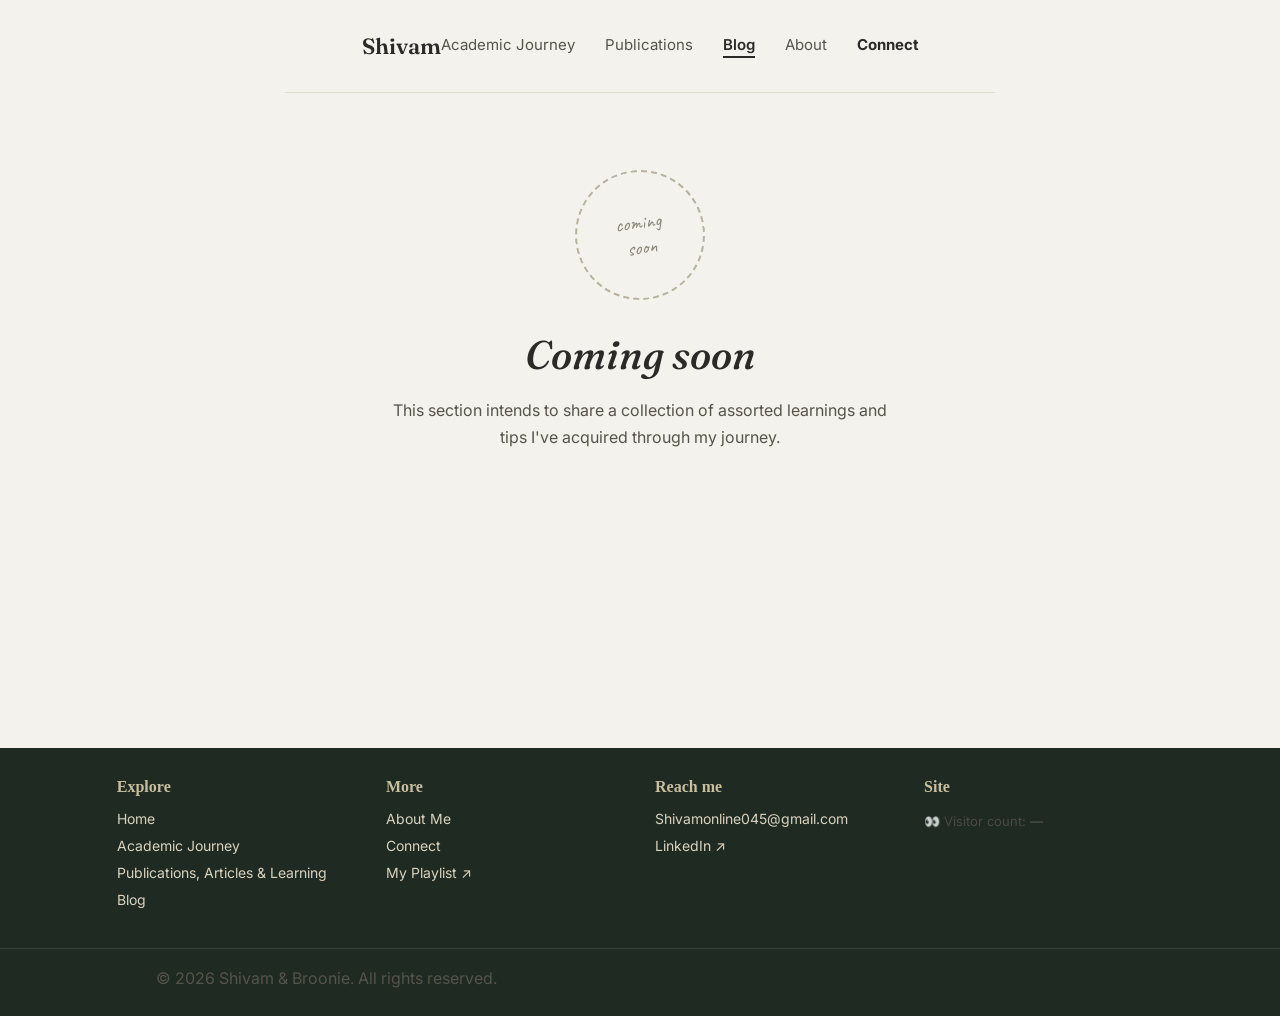
<file: blog.html>
<!DOCTYPE html>
<html lang="en">
<head>
<meta charset="UTF-8">
<meta name="viewport" content="width=device-width, initial-scale=1.0">
<title>Blog</title>
<link href="https://fonts.googleapis.com/css2?family=Fraunces:ital,wght@0,500;1,500&family=Caveat:wght@600&family=Inter:wght@400;500&display=swap" rel="stylesheet">
<style>
  * { box-sizing: border-box; margin: 0; padding: 0; }
  body {
    font-family: 'Inter', sans-serif;
    background: #F4F2EC;
    color: #2A2A28;
    min-height: 100vh;
    display: flex;
    flex-direction: column;
  }
  nav {
    display: flex; justify-content: space-between; align-items: center;
    padding: 32px 6vw; border-bottom: 1px solid #DEDACE;
    max-width: 1600px; margin: 0 auto; box-sizing: border-box;
  }
  .name { font-family: 'Fraunces', serif; font-size: 22px; font-weight: 600; }
  .links { display: flex; gap: 30px; font-size: 15px; }
  .links a { color: #55534A; text-decoration: none; }
  .links a.current { color: #2A2A28; font-weight: 600; border-bottom: 2px solid #2A2A28; padding-bottom: 2px; }
  .links a.connect { font-weight: 700; color: #2A2A28; }

  main {
    flex: 1;
    display: flex; flex-direction: column; align-items: center; justify-content: center;
    text-align: center; padding: 6vw;
  }
  .stamp {
    font-family: 'Caveat', cursive;
    font-size: 20px;
    color: #8A8779;
    border: 2px dashed #B8B39F;
    border-radius: 50%;
    width: 130px; height: 130px;
    display: flex; align-items: center; justify-content: center;
    transform: rotate(-8deg);
    margin-bottom: 30px;
  }
  h1 { font-family: 'Fraunces', serif; font-style: italic; font-weight: 500; font-size: clamp(28px, 3.5vw, 40px); margin-bottom: 18px; }
  p { font-size: 16px; line-height: 1.7; color: #55534A; max-width: 500px; }

@media (max-width: 700px) {
  nav {
    flex-wrap: wrap;
    gap: 12px;
    padding: 24px 6vw;
  }
  .links {
    flex-wrap: wrap;
    gap: 10px 18px;
    font-size: 13.5px;
  }
}
</style>
</head>
<body>

<nav>
  <a href="index.html" style="text-decoration:none; color:inherit;"><span class="name">Shivam</span></a>
  <div class="links">
    <a href="journey.html">Academic Journey</a>
    <a href="publications.html">Publications</a>
    <a href="blog.html" class="current">Blog</a>
    <a href="about.html">About</a>
    <a href="connect.html" class="connect">Connect</a>
  </div>
</nav>

<main>
  <div class="stamp">coming<br>soon</div>
  <h1>Coming soon</h1>
  <p>This section intends to share a collection of assorted learnings and tips I've acquired through my journey.</p>
</main>


<!-- ============ SHARED FOOTER ============ -->
<link rel="stylesheet" href="footer.css">

<div class="walk-zone">
  <div class="footer-interactive-container" id="footerCharacter">
    <div class="footer-speech-bubble" id="footerSpeechBubble">Bye! See you soon 👋</div>
    <img src="assets/e69b8a8511e8.webp" alt="Shivam and Broonie walking">
  </div>
</div>

<footer class="site-footer">
  <div class="footer-grid">
    <div>
      <h4>Explore</h4>
      <a href="index.html" data-nav>Home</a>
      <a href="journey.html" data-nav>Academic Journey</a>
      <a href="publications.html" data-nav>Publications, Articles &amp; Learning</a>
      <a href="blog.html" data-nav>Blog</a>
    </div>
    <div>
      <h4>More</h4>
      <a href="about.html" data-nav>About Me</a>
      <a href="connect.html" data-nav>Connect</a>
      <a href="https://www.youtube.com/watch?v=uSo2dagQ8EE" target="_blank" rel="noopener">My Playlist ↗</a>
    </div>
    <div>
      <h4>Reach me</h4>
      <a href="mailto:Shivamonline045@gmail.com">Shivamonline045@gmail.com</a>
      <a href="https://no.linkedin.com/in/shivam-pandey679" target="_blank" rel="noopener">LinkedIn ↗</a>
    </div>
    <div>
      <h4>Site</h4>
      <p>👀 Visitor count: <strong id="visitorCount">…</strong></p>
    </div>
  </div>

  <div class="footer-content">
    <p>&copy; 2026 Shivam &amp; Broonie. All rights reserved.</p>
  </div>
</footer>

<script src="footer.js"></script>

</body>
</html>
</file>
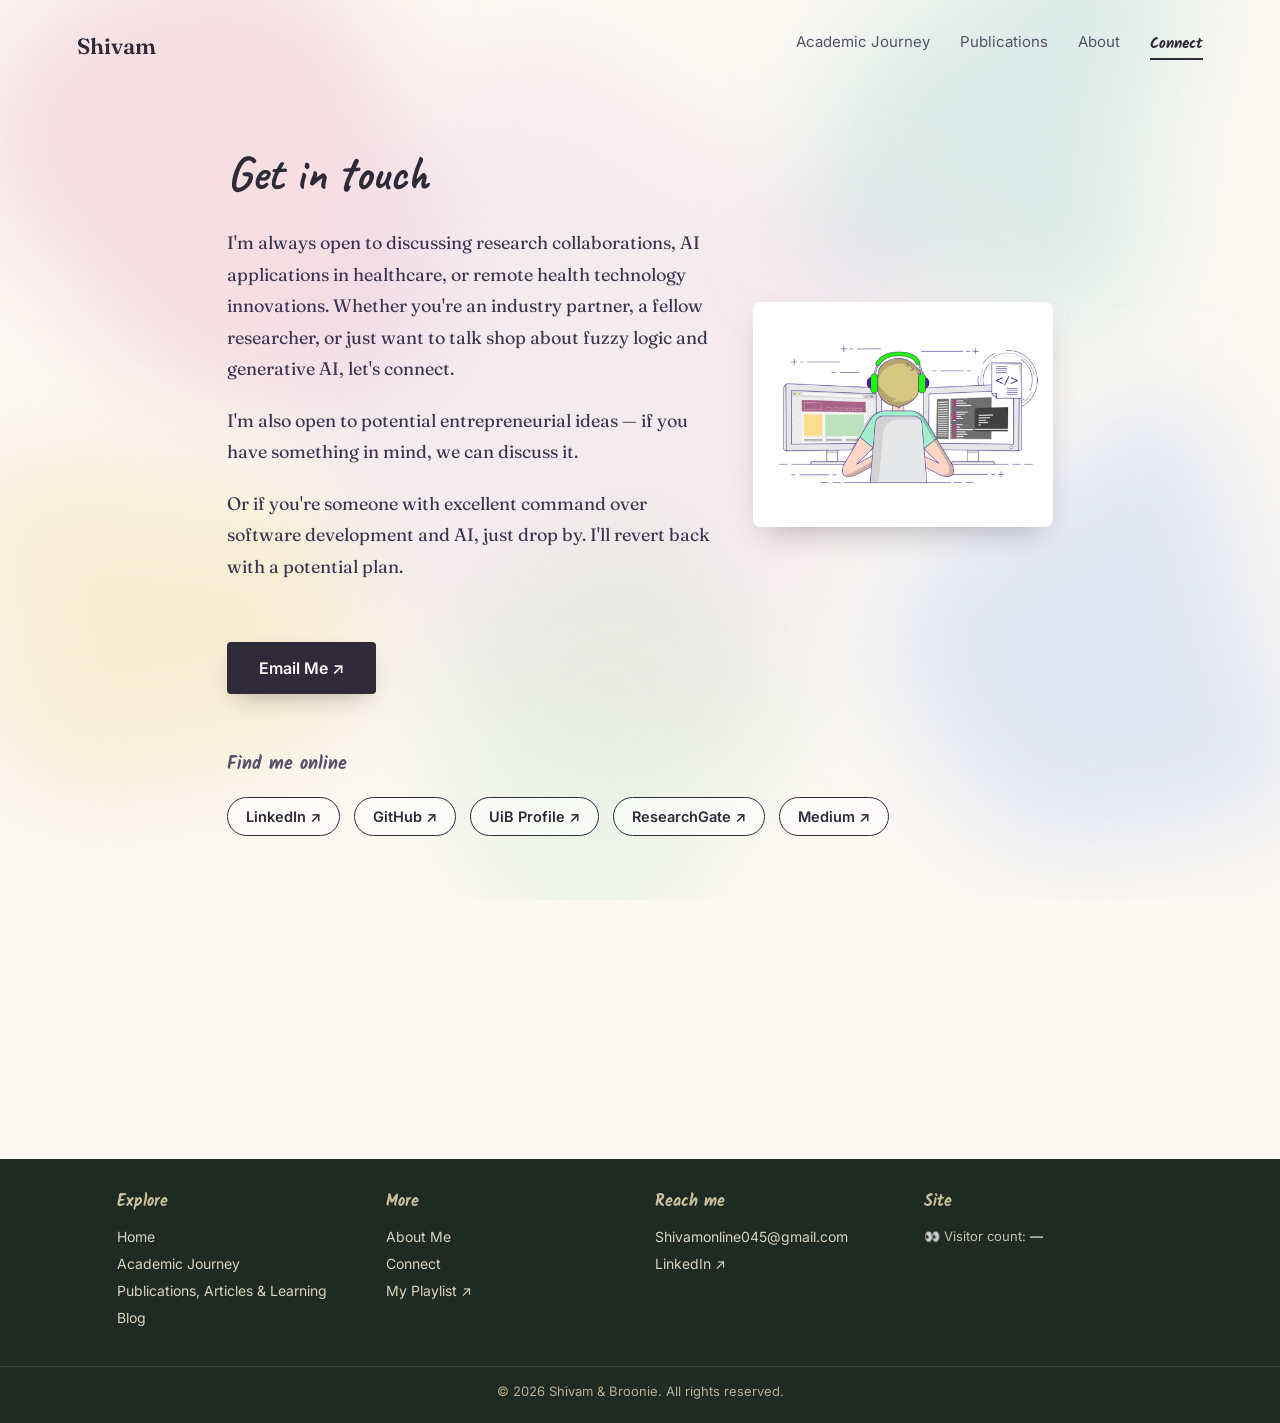
<file: connect.html>
<!DOCTYPE html>
<html lang="en">
<head>
<meta charset="UTF-8">
<meta name="viewport" content="width=device-width, initial-scale=1.0">
<title>Connect</title>
<link href="https://fonts.googleapis.com/css2?family=Fraunces:ital,wght@0,500;0,600;1,500&family=Kalam:wght@400;700&family=Caveat:wght@600&family=Inter:wght@400;500;600&display=swap" rel="stylesheet">
<style>
  * { box-sizing: border-box; margin: 0; padding: 0; }
  body {
    font-family: 'Inter', sans-serif;
    color: #2E2A38;
    background: #FBF8F3;
    min-height: 100vh;
    position: relative;
    overflow-x: hidden;
  }

  .canvas-bg {
    position: fixed;
    top: 0; left: 0;
    width: 100%; height: 100%;
    z-index: 0;
  }

  nav {
    position: relative; z-index: 2;
    display: flex; justify-content: space-between; align-items: center;
    padding: 32px 6vw;
    max-width: 1600px; margin: 0 auto; box-sizing: border-box;
  }
  .name { font-family: 'Fraunces', serif; font-size: 22px; font-weight: 600; }
  .links { display: flex; gap: 30px; font-size: 15px; }
  .links a { color: #55506B; text-decoration: none; }
  .links a.current { color: #2E2A38; font-weight: 600; border-bottom: 2px solid #2E2A38; padding-bottom: 2px; }
  .links a.connect { font-family: 'Kalam', cursive; font-weight: 700; color: #2E2A38; }

  main {
    position: relative; z-index: 2;
    max-width: 980px; margin: 0 auto;
    padding: 4vw 6vw 8vw;
  }

  .page-title {
    font-family: 'Caveat', cursive;
    font-size: 48px;
    margin-bottom: 24px;
  }

  .intro {
    display: grid;
    grid-template-columns: 1fr 300px;
    gap: 40px;
    align-items: center;
  }

  .intro-gif {
    width: 100%;
    height: auto;
    border-radius: 8px;
    box-shadow: 0 14px 30px -12px rgba(46,42,56,0.35);
  }

  .intro p {
    font-family: 'Fraunces', serif;
    font-size: 18px;
    line-height: 1.75;
    color: #3A3550;
    margin-bottom: 20px;
  }

  .cta-row {
    margin: 40px 0 56px;
  }
  .email-btn {
    display: inline-block;
    font-family: 'Inter', sans-serif;
    font-weight: 600;
    font-size: 16px;
    padding: 16px 32px;
    background: #2E2A38;
    color: #FBF8F3;
    text-decoration: none;
    border-radius: 4px;
    box-shadow: 0 10px 24px -10px rgba(46,42,56,0.4);
    transition: transform 0.15s ease;
  }
  .email-btn:hover { transform: translateY(-2px); }

  .find-me-label {
    font-family: 'Kalam', cursive;
    font-size: 18px;
    font-weight: 700;
    color: #55506B;
    margin-bottom: 18px;
  }

  .social-links {
    display: flex;
    flex-wrap: wrap;
    gap: 14px;
  }
  .social-links a {
    display: inline-block;
    font-size: 14.5px;
    font-weight: 600;
    padding: 10px 18px;
    border: 1.5px solid #2E2A38;
    border-radius: 30px;
    color: #2E2A38;
    text-decoration: none;
    background: rgba(255,255,255,0.6);
    transition: background 0.15s ease;
  }
  .social-links a:hover { background: #2E2A38; color: #FBF8F3; }

@media (max-width: 900px) {
  .intro {
    grid-template-columns: 1fr;
  }
  .intro-gif {
    order: -1;
    max-width: 280px;
    margin: 0 auto 20px;
  }
}

@media (max-width: 700px) {
  nav {
    flex-wrap: wrap;
    gap: 12px;
    padding: 24px 6vw;
  }
  .links {
    flex-wrap: wrap;
    gap: 10px 18px;
    font-size: 13.5px;
  }
  .intro {
    grid-template-columns: 1fr;
  }
  .intro-gif {
    order: -1;
    max-width: 260px;
    margin: 0 auto 20px;
  }
}
</style>
</head>
<body>

<svg class="canvas-bg" viewBox="0 0 1500 1000" preserveAspectRatio="xMidYMid slice" xmlns="http://www.w3.org/2000/svg">
  <defs>
    <filter id="blur1" x="-50%" y="-50%" width="200%" height="200%">
      <feGaussianBlur stdDeviation="55"/>
    </filter>
  </defs>
  <rect width="1500" height="1000" fill="#FBF8F3"/>
  <path d="M 507.7,200.0 Q 507.7,200.0 521.0,285.1 Q 534.3,370.2 460.6,418.8 Q 386.9,467.3 303.8,455.7 Q 220.7,444.2 173.1,385.5 Q 125.5,326.8 59.9,263.4 Q -5.7,200.0 22.6,109.5 Q 50.8,18.9 134.9,-15.1 Q 219.1,-49.1 299.8,-48.6 Q 380.6,-48.0 428.8,11.7 Q 477.0,71.4 492.4,135.7 Z" fill="#F3C9D6" opacity="0.55" filter="url(#blur1)"/>
<path d="M 1306.5,150.0 Q 1306.5,150.0 1316.6,214.2 Q 1326.6,278.3 1277.6,335.1 Q 1228.6,391.9 1163.4,350.7 Q 1098.2,309.4 1007.1,314.8 Q 915.9,320.1 935.4,235.0 Q 955.0,150.0 973.6,92.7 Q 992.2,35.3 1045.9,15.1 Q 1099.6,-5.1 1174.8,-81.4 Q 1250.0,-157.8 1313.3,-86.2 Q 1376.6,-14.6 1341.6,67.7 Z" fill="#BFE0DE" opacity="0.5" filter="url(#blur1)"/>
<path d="M 469.5,700.0 Q 469.5,700.0 429.9,769.2 Q 390.4,838.3 319.7,844.5 Q 249.0,850.7 194.0,869.2 Q 139.0,887.8 80.6,858.4 Q 22.3,829.1 26.5,764.6 Q 30.7,700.0 2.2,617.8 Q -26.2,535.6 55.6,521.5 Q 137.4,507.3 195.6,520.7 Q 253.9,534.1 332.9,540.1 Q 411.9,546.1 440.7,623.0 Z" fill="#F6E3B4" opacity="0.5" filter="url(#blur1)"/>
<path d="M 1434.4,700.0 Q 1434.4,700.0 1473.6,795.5 Q 1512.8,891.0 1418.8,910.5 Q 1324.7,930.0 1247.3,938.2 Q 1169.9,946.4 1120.0,888.6 Q 1070.0,830.8 1036.3,765.4 Q 1002.7,700.0 1047.4,642.6 Q 1092.1,585.3 1144.9,562.3 Q 1197.8,539.3 1272.4,470.3 Q 1347.0,401.3 1380.9,490.8 Q 1414.7,580.3 1424.5,640.2 Z" fill="#C9D6F3" opacity="0.5" filter="url(#blur1)"/>
<path d="M 1166.2,400.0 Q 1166.2,400.0 1063.6,476.6 Q 960.9,553.3 927.7,698.9 Q 894.5,844.6 753.1,834.9 Q 611.8,825.3 515.3,732.9 Q 418.9,640.6 378.7,520.3 Q 338.5,400.0 397.8,293.6 Q 457.2,187.2 541.4,102.2 Q 625.6,17.2 724.5,95.8 Q 823.3,174.3 921.6,189.1 Q 1019.9,203.9 1093.0,302.0 Z" fill="#EAD4E8" opacity="0.35" filter="url(#blur1)"/>
<path d="M 939.2,800.0 Q 939.2,800.0 886.0,848.2 Q 832.8,896.5 805.1,967.5 Q 777.5,1038.5 700.7,1036.5 Q 623.8,1034.4 585.4,972.8 Q 547.0,911.2 531.6,855.6 Q 516.2,800.0 529.5,742.9 Q 542.9,685.9 592.7,654.4 Q 642.4,622.8 711.3,588.1 Q 780.2,553.3 815.5,621.9 Q 850.8,690.4 895.0,745.2 Z" fill="#D6EAD4" opacity="0.4" filter="url(#blur1)"/>

</svg>

<nav>
  <a href="index.html" style="text-decoration:none; color:inherit;"><span class="name">Shivam</span></a>
  <div class="links">
    <a href="journey.html">Academic Journey</a>
    <a href="publications.html">Publications</a>
    <a href="about.html">About</a>
    <a href="connect.html" class="current connect">Connect</a>
  </div>
</nav>

<main>
  <h1 class="page-title">Get in touch</h1>

  <div class="intro">
    <div>
      <p>I'm always open to discussing research collaborations, AI applications in healthcare, or remote health technology innovations. Whether you're an industry partner, a fellow researcher, or just want to talk shop about fuzzy logic and generative AI, let's connect.</p>
      <p>I'm also open to potential entrepreneurial ideas — if you have something in mind, we can discuss it.</p>
      <p>Or if you're someone with excellent command over software development and AI, just drop by. I'll revert back with a potential plan.</p>
    </div>
    <img class="intro-gif" src="assets/connect-coding.gif" alt="Coding illustration">
  </div>

  <div class="cta-row">
    <a class="email-btn" href="mailto:Shivamonline045@gmail.com">Email Me ↗</a>
  </div>

  <p class="find-me-label">Find me online</p>
  <div class="social-links">
    <a href="https://no.linkedin.com/in/shivam-pandey679" target="_blank" rel="noopener">LinkedIn ↗</a>
    <a href="https://github.com/Codster7SH" target="_blank" rel="noopener">GitHub ↗</a>
    <a href="https://www4.uib.no/en/find-employees/shivam.pandey" target="_blank" rel="noopener">UiB Profile ↗</a>
    <a href="https://www.researchgate.net/profile/Shivam-Pandey-75" target="_blank" rel="noopener">ResearchGate ↗</a>
    <a href="https://medium.com/@shivampandey7" target="_blank" rel="noopener">Medium ↗</a>
  </div>
</main>


<!-- ============ SHARED FOOTER ============ -->
<link rel="stylesheet" href="footer.css">

<div class="walk-zone">
  <div class="footer-interactive-container" id="footerCharacter">
    <div class="footer-speech-bubble" id="footerSpeechBubble">Bye! See you soon 👋</div>
    <img src="assets/e69b8a8511e8.webp" alt="Shivam and Broonie walking">
  </div>
</div>

<footer class="site-footer">
  <div class="footer-grid">
    <div>
      <h4>Explore</h4>
      <a href="index.html" data-nav>Home</a>
      <a href="journey.html" data-nav>Academic Journey</a>
      <a href="publications.html" data-nav>Publications, Articles &amp; Learning</a>
      <a href="blog.html" data-nav>Blog</a>
    </div>
    <div>
      <h4>More</h4>
      <a href="about.html" data-nav>About Me</a>
      <a href="connect.html" data-nav>Connect</a>
      <a href="https://www.youtube.com/watch?v=uSo2dagQ8EE" target="_blank" rel="noopener">My Playlist ↗</a>
    </div>
    <div>
      <h4>Reach me</h4>
      <a href="mailto:Shivamonline045@gmail.com">Shivamonline045@gmail.com</a>
      <a href="https://no.linkedin.com/in/shivam-pandey679" target="_blank" rel="noopener">LinkedIn ↗</a>
    </div>
    <div>
      <h4>Site</h4>
      <p>👀 Visitor count: <strong id="visitorCount">…</strong></p>
    </div>
  </div>

  <div class="footer-content">
    <p>&copy; 2026 Shivam &amp; Broonie. All rights reserved.</p>
  </div>
</footer>

<script src="footer.js"></script>

</body>
</html>
</file>
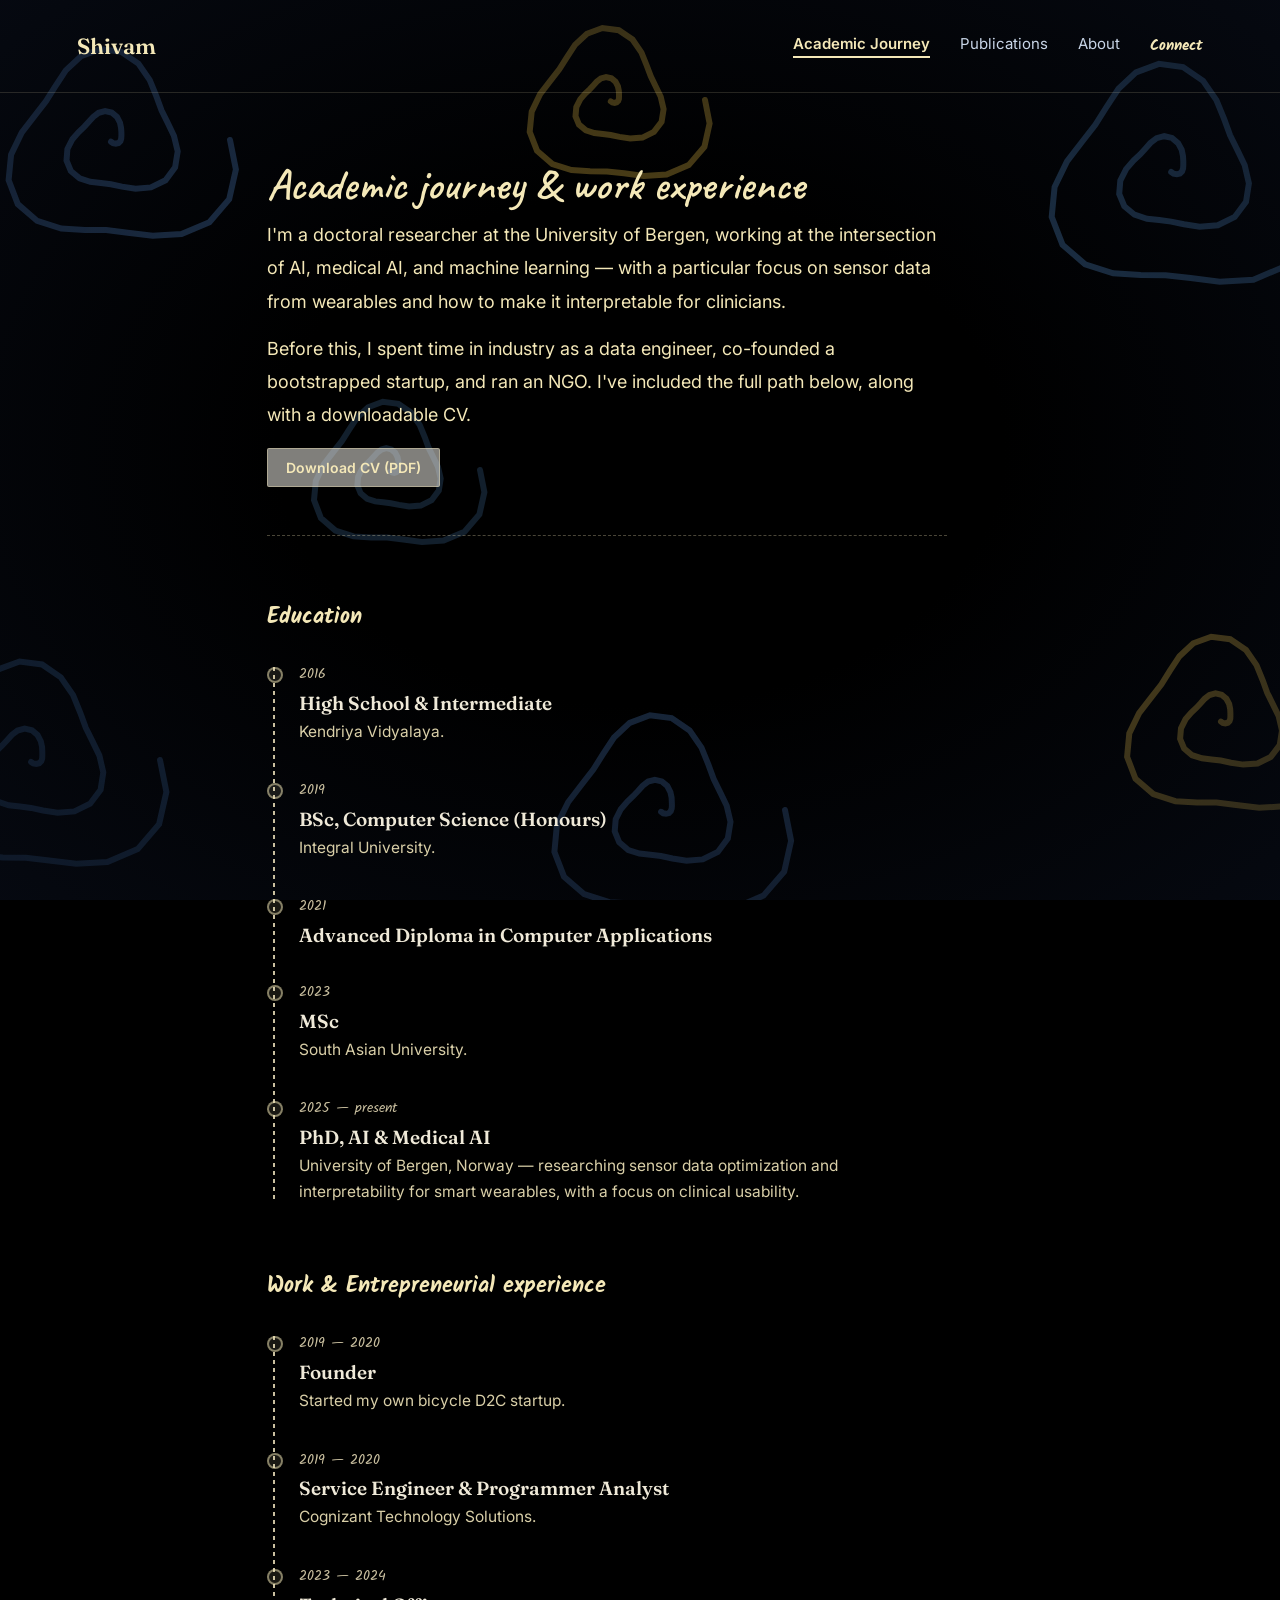
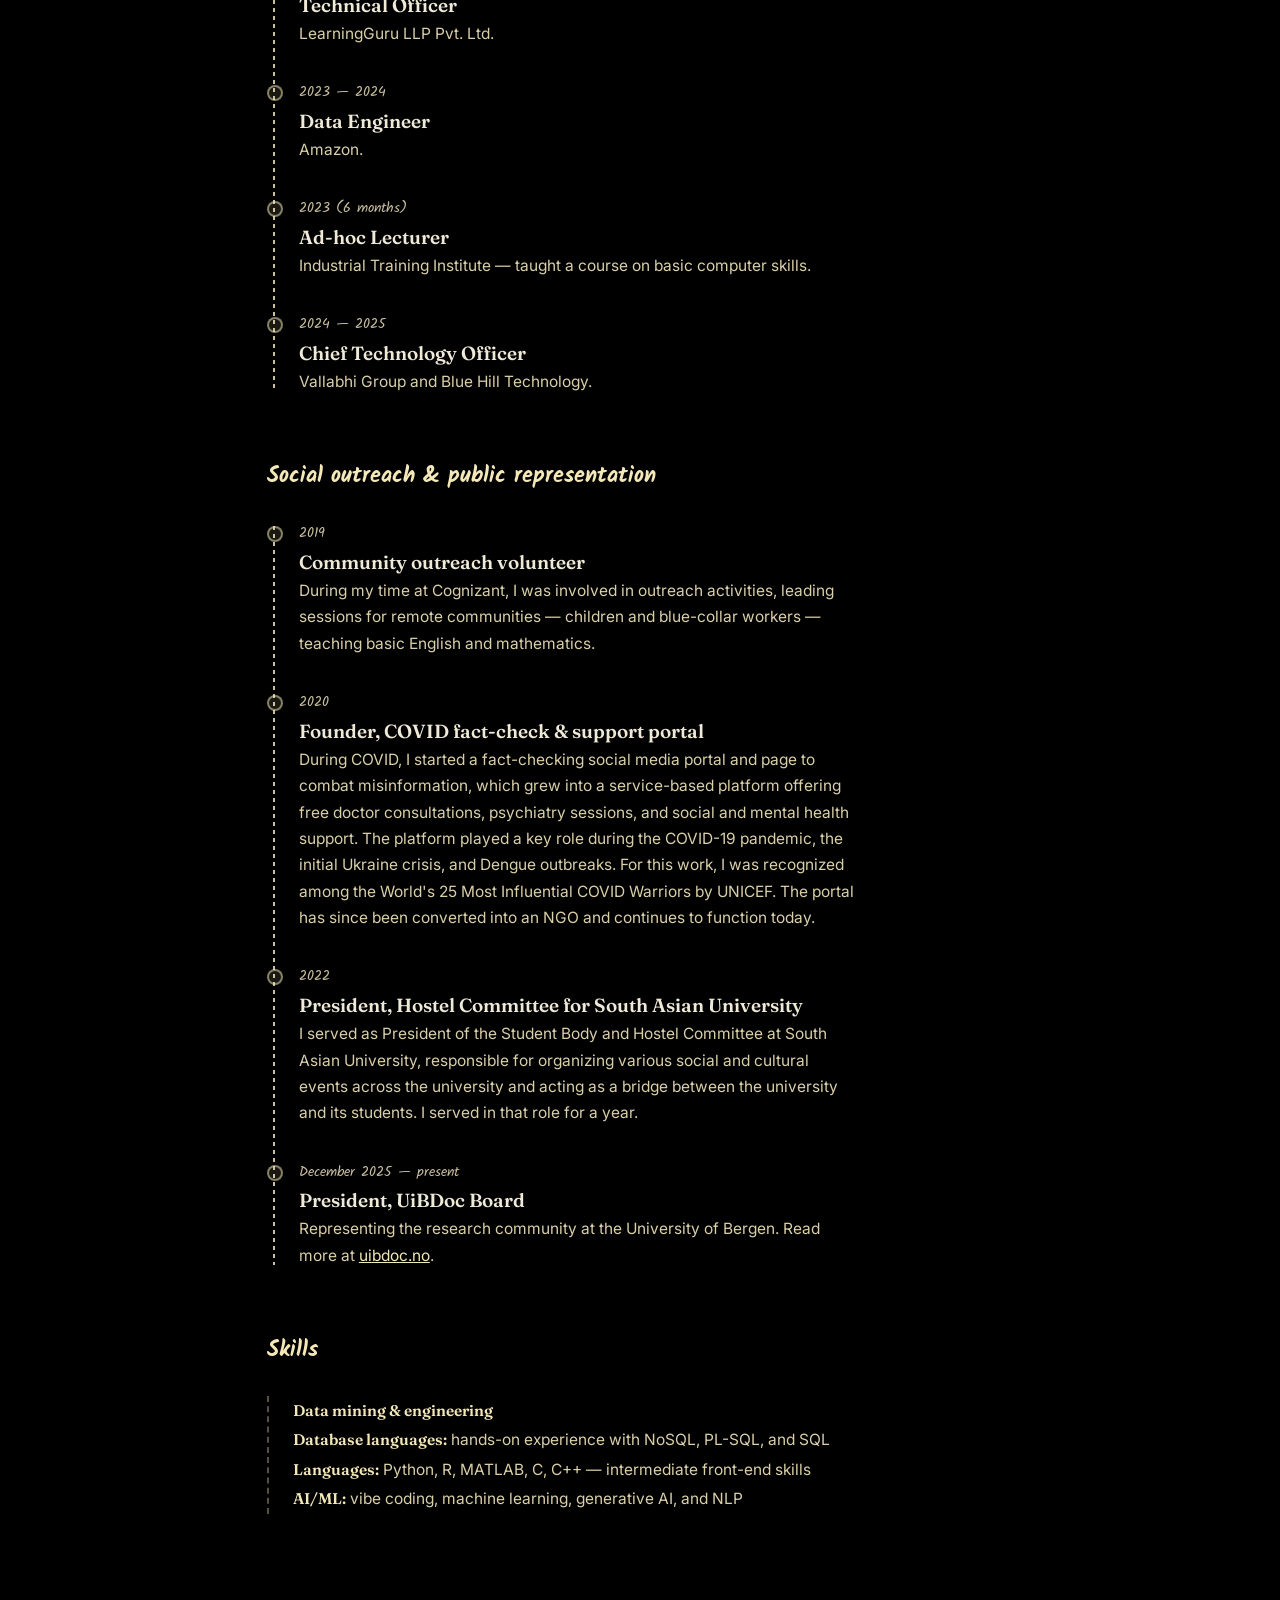
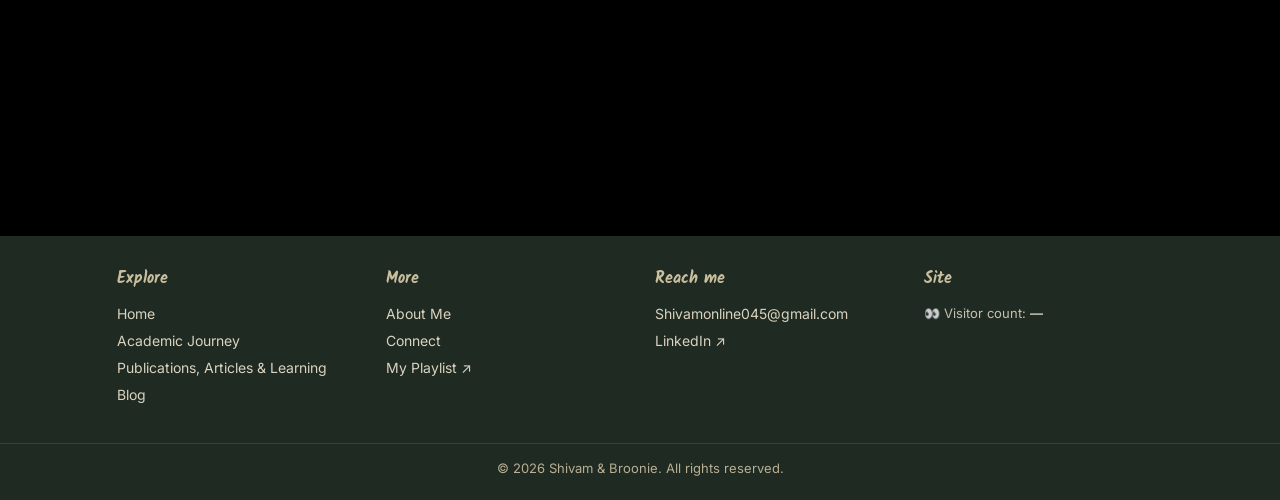
<file: journey.html>
<!DOCTYPE html>
<html lang="en">
<head>
<meta charset="UTF-8">
<meta name="viewport" content="width=device-width, initial-scale=1.0">
<title>Academic Journey</title>
<link href="https://fonts.googleapis.com/css2?family=Fraunces:ital,wght@0,500;0,600;1,500&family=Kalam:wght@400;700&family=Inter:wght@400;500;600&family=Caveat:wght@600&display=swap" rel="stylesheet">
<style>
  * { box-sizing: border-box; margin: 0; padding: 0; }

  body {
    font-family: 'Inter', sans-serif;
    color: #EFE9D8;
    background: linear-gradient(180deg, #16223B 0%, #1E3A5F 45%, #16223B 100%);
    background-image: url("data:image/svg+xml,%3Csvg%20xmlns%3D%22http%3A//www.w3.org/2000/svg%22%20width%3D%22250%22%20height%3D%22250%22%3E%3Cfilter%20id%3D%22n%22%3E%3CfeTurbulence%20type%3D%22turbulence%22%20baseFrequency%3D%220.012%22%20numOctaves%3D%223%22%20seed%3D%223%22%20stitchTiles%3D%22stitch%22/%3E%3CfeColorMatrix%20type%3D%22matrix%22%20values%3D%220%200%200%200%200.15%20%200%200%200%200%200.28%20%200%200%200%200%200.45%20%200%200%200%200.35%200%22/%3E%3C/filter%3E%3Crect%20width%3D%22100%25%22%20height%3D%22100%25%22%20filter%3D%22url%28%2523n%29%22/%3E%3C/svg%3E");
    background-blend-mode: overlay;
    min-height: 100vh;
    position: relative;
    overflow-x: hidden;
  }

  .swirls { position: fixed; top: 0; left: 0; width: 100%; height: 100%; z-index: 0; pointer-events: none; }
  .vignette {
    position: fixed; top: 0; left: 0; width: 100%; height: 100%; z-index: 1; pointer-events: none;
    background: radial-gradient(ellipse at center, transparent 40%, rgba(10,16,30,0.55) 100%);
  }

  nav {
    position: relative;
    z-index: 2;
    display: flex;
    justify-content: space-between;
    align-items: center;
    padding: 32px 6vw;
    border-bottom: 1px solid rgba(244,232,184,0.15);
    max-width: 1600px;
    margin: 0 auto;
    box-sizing: border-box;
  }
  .name { font-family: 'Fraunces', serif; font-size: 22px; font-weight: 600; color: #F4E8B8; }
  .links { display: flex; gap: 30px; font-size: 15px; }
  .links a { color: #C9D6E8; text-decoration: none; }
  .links a.current { color: #F4E8B8; font-weight: 600; border-bottom: 2px solid #F4E8B8; padding-bottom: 2px; }
  .links a.connect { font-family: 'Kalam', cursive; font-weight: 700; color: #F4E8B8; }

  main { position: relative; z-index: 2; max-width: 900px; margin: 0 auto; padding: 5vw 6vw 8vw; }

  .page-title {
    font-family: 'Caveat', cursive;
    font-size: 44px;
    font-weight: 600;
    margin-bottom: 6px;
    color: #F4E8B8;
  }

  .intro {
    max-width: 680px;
    margin-bottom: 4rem;
    padding-bottom: 3rem;
    border-bottom: 1px dashed rgba(244,232,184,0.3);
  }

  .intro p {
    font-size: 18px;
    line-height: 1.85;
    color: #F4E8B8;
  }
  .intro p + p { margin-top: 14px; }

  .cv-btn {
    font-family: 'Inter', sans-serif;
    font-weight: 600;
    font-size: 14px;
    padding: 10px 18px;
    margin-top: 16px;
    display: inline-block;
    border: 1.5px solid rgba(244,232,184,0.4);
    color: #F4E8B8;
    text-decoration: none;
    border-radius: 2px;
    background: rgba(255,253,246,0.5);
  }

  .section-label {
    font-family: 'Kalam', cursive;
    font-size: 22px;
    font-weight: 700;
    margin-bottom: 28px;
    color: #F4E8B8;
  }

  .timeline { position: relative; padding-left: 32px; margin-bottom: 4rem; }
  .timeline::before {
    content: "";
    position: absolute;
    left: 6px; top: 4px; bottom: 4px;
    width: 2px;
    background: repeating-linear-gradient(to bottom, #C9BF9F 0, #C9BF9F 4px, transparent 4px, transparent 8px);
  }

  .entry { position: relative; margin-bottom: 34px; }
  .entry::before {
    content: "";
    position: absolute;
    left: -32px; top: 4px;
    width: 12px; height: 12px;
    border-radius: 50%;
    border: 2px solid rgba(244,232,184,0.5);
    background: rgba(244,232,184,0.1);
  }
  .entry .date {
    font-family: 'Kalam', cursive;
    font-size: 14px;
    color: #C9BF9F;
    margin-bottom: 4px;
  }
  .entry h3 {
    font-family: 'Fraunces', serif;
    font-weight: 600;
    font-size: 19px;
    margin-bottom: 4px;
  }
  .entry p {
    font-size: 15.5px;
    line-height: 1.7;
    color: #D9CFA8;
    max-width: 560px;
  }

  .underline {
    display: inline-block;
    position: relative;
  }
  .underline svg { position: absolute; bottom: -6px; left: 0; width: 100%; height: 8px; }

  .skills-block {
    border-left: 2px dashed rgba(244,232,184,0.35);
    padding-left: 24px;
  }
  .skill-line {
    font-size: 15.5px;
    line-height: 1.9;
    color: #D9CFA8;
  }
  .skill-line strong {
    font-family: 'Fraunces', serif;
    font-weight: 600;
    color: #F4E8B8;
  }

@media (max-width: 700px) {
  nav {
    flex-wrap: wrap;
    gap: 12px;
    padding: 24px 6vw;
  }
  .links {
    flex-wrap: wrap;
    gap: 10px 18px;
    font-size: 13.5px;
  } 
  body {
    background: #16223B;
    background-image: none;
  }
  .swirls, .vignette {
    display: none;
  }
}
</style>
</head>
<body>

<svg class="swirls" viewBox="0 0 1500 900" preserveAspectRatio="xMidYMid slice" xmlns="http://www.w3.org/2000/svg">
  <path d="M 340.0,140.0 L 345.9,169.5 L 339.2,199.2 L 319.4,222.2 L 291.5,234.1 L 262.7,235.8 L 237.7,232.7 L 216.2,230.1 L 194.9,229.9 L 171.3,228.5 L 147.2,220.9 L 127.8,204.1 L 118.6,180.1 L 121.1,154.6 L 131.7,132.6 L 144.8,115.6 L 156.0,101.2 L 165.3,86.4 L 175.8,70.4 L 190.9,56.3 L 210.4,49.1 L 231.1,51.8 L 248.4,63.6 L 259.8,80.1 L 266.4,96.4 L 271.5,110.3 L 277.6,122.6 L 284.0,136.0 L 287.7,151.4 L 285.1,167.4 L 275.5,180.3 L 260.9,187.4 L 245.5,188.7 L 232.0,186.6 L 220.9,184.2 L 210.9,183.0 L 200.3,181.8 L 189.6,178.4 L 180.8,171.0 L 176.5,160.5 L 177.4,149.0 L 182.4,139.2 L 188.7,132.0 L 194.4,126.6 L 198.8,121.7 L 203.2,116.9 L 208.6,112.8 L 215.1,111.0 L 221.7,112.5 L 227.0,116.9 L 230.0,122.7 L 231.1,128.1 L 231.4,132.5 L 231.4,135.8 L 231.2,138.6 L 230.4,141.1 L 228.5,143.0 L 225.8,143.7 L 223.1,143.2 L 221.0,141.7 " fill="none" stroke="#3B5E8C" stroke-width="6" opacity="0.5" stroke-linecap="round"/>
<path d="M 1420.0,170.0 L 1426.8,204.4 L 1419.1,239.0 L 1395.9,265.9 L 1363.4,279.8 L 1329.8,281.8 L 1300.6,278.1 L 1275.6,275.2 L 1250.7,274.9 L 1223.2,273.3 L 1195.1,264.3 L 1172.5,244.7 L 1161.7,216.8 L 1164.6,187.0 L 1177.0,161.4 L 1192.3,141.5 L 1205.3,124.8 L 1216.2,107.5 L 1228.5,88.8 L 1246.0,72.4 L 1268.9,63.9 L 1293.0,67.1 L 1313.1,80.9 L 1326.4,100.1 L 1334.2,119.1 L 1340.1,135.3 L 1347.2,149.7 L 1354.7,165.3 L 1358.9,183.4 L 1356.0,201.9 L 1344.7,217.0 L 1327.8,225.3 L 1309.7,226.8 L 1294.0,224.3 L 1281.1,221.6 L 1269.3,220.1 L 1257.0,218.8 L 1244.5,214.7 L 1234.3,206.2 L 1229.2,193.9 L 1230.3,180.6 L 1236.1,169.1 L 1243.5,160.6 L 1250.1,154.4 L 1255.3,148.7 L 1260.4,143.0 L 1266.6,138.2 L 1274.3,136.2 L 1282.0,137.9 L 1288.1,143.1 L 1291.7,149.8 L 1293.0,156.2 L 1293.3,161.2 L 1293.3,165.1 L 1293.1,168.3 L 1292.1,171.3 L 1289.9,173.5 L 1286.8,174.3 L 1283.6,173.7 L 1281.2,172.0 " fill="none" stroke="#4A7BAE" stroke-width="6" opacity="0.4" stroke-linecap="round"/>
<path d="M 270.0,760.0 L 276.4,792.0 L 269.1,824.1 L 247.7,849.1 L 217.4,862.0 L 186.2,863.8 L 159.1,860.4 L 135.9,857.7 L 112.8,857.4 L 87.3,855.9 L 61.1,847.6 L 40.2,829.4 L 30.2,803.5 L 32.8,775.8 L 44.4,752.0 L 58.5,733.5 L 70.7,718.0 L 80.7,701.9 L 92.2,684.6 L 108.4,669.4 L 129.6,661.5 L 152.1,664.5 L 170.8,677.3 L 183.1,695.1 L 190.3,712.8 L 195.8,727.8 L 202.4,741.2 L 209.4,755.6 L 213.3,772.4 L 210.6,789.7 L 200.1,803.7 L 184.4,811.4 L 167.6,812.8 L 153.0,810.5 L 141.0,807.9 L 130.1,806.6 L 118.7,805.3 L 107.1,801.5 L 97.6,793.6 L 92.8,782.2 L 93.9,769.8 L 99.2,759.1 L 106.1,751.3 L 112.2,745.5 L 117.1,740.2 L 121.8,734.9 L 127.6,730.5 L 134.7,728.6 L 141.9,730.2 L 147.5,735.0 L 150.8,741.2 L 152.1,747.1 L 152.3,751.8 L 152.3,755.4 L 152.2,758.5 L 151.3,761.2 L 149.2,763.2 L 146.3,764.0 L 143.3,763.4 L 141.1,761.9 " fill="none" stroke="#2E4E77" stroke-width="6" opacity="0.45" stroke-linecap="round"/>
<path d="M 1440.0,720.0 L 1445.4,747.1 L 1439.3,774.2 L 1421.1,795.4 L 1395.5,806.3 L 1369.1,807.8 L 1346.2,804.9 L 1326.5,802.6 L 1307.0,802.4 L 1285.4,801.2 L 1263.3,794.1 L 1245.5,778.7 L 1237.1,756.8 L 1239.3,733.4 L 1249.1,713.2 L 1261.1,697.6 L 1271.3,684.5 L 1279.8,670.9 L 1289.5,656.2 L 1303.3,643.3 L 1321.2,636.7 L 1340.2,639.2 L 1356.0,650.0 L 1366.5,665.1 L 1372.6,680.0 L 1377.2,692.7 L 1382.8,704.1 L 1388.7,716.3 L 1392.0,730.5 L 1389.7,745.1 L 1380.8,756.9 L 1367.5,763.5 L 1353.3,764.6 L 1341.0,762.7 L 1330.8,760.5 L 1321.6,759.4 L 1312.0,758.3 L 1302.1,755.2 L 1294.1,748.5 L 1290.1,738.8 L 1291.0,728.3 L 1295.5,719.3 L 1301.3,712.6 L 1306.5,707.7 L 1310.6,703.3 L 1314.6,698.8 L 1319.5,695.0 L 1325.5,693.4 L 1331.6,694.8 L 1336.4,698.8 L 1339.2,704.1 L 1340.2,709.1 L 1340.4,713.1 L 1340.4,716.1 L 1340.3,718.7 L 1339.5,721.0 L 1337.8,722.7 L 1335.3,723.4 L 1332.8,722.9 L 1331.0,721.6 " fill="none" stroke="#F0C64B" stroke-width="6" opacity="0.35" stroke-linecap="round"/>
<path d="M 815.0,100.0 L 819.6,123.4 L 814.4,146.8 L 798.7,165.1 L 776.6,174.5 L 753.8,175.9 L 734.0,173.3 L 717.0,171.4 L 700.1,171.2 L 681.5,170.1 L 662.4,164.0 L 647.0,150.7 L 639.7,131.8 L 641.7,111.6 L 650.1,94.1 L 660.5,80.7 L 669.3,69.3 L 676.7,57.6 L 685.0,44.9 L 696.9,33.8 L 712.4,28.0 L 728.8,30.2 L 742.5,39.5 L 751.5,52.6 L 756.7,65.5 L 760.8,76.4 L 765.6,86.2 L 770.7,96.8 L 773.6,109.1 L 771.6,121.7 L 763.9,131.9 L 752.4,137.6 L 740.2,138.5 L 729.5,136.9 L 720.7,135.0 L 712.8,134.0 L 704.4,133.1 L 695.9,130.4 L 689.0,124.6 L 685.5,116.2 L 686.3,107.2 L 690.2,99.4 L 695.2,93.6 L 699.7,89.4 L 703.3,85.5 L 706.7,81.7 L 710.9,78.4 L 716.1,77.0 L 721.4,78.2 L 725.5,81.7 L 727.9,86.3 L 728.8,90.6 L 729.0,94.0 L 729.0,96.6 L 728.9,98.9 L 728.2,100.9 L 726.7,102.3 L 724.6,102.9 L 722.4,102.5 L 720.8,101.4 " fill="none" stroke="#F0C64B" stroke-width="6" opacity="0.3" stroke-linecap="round"/>
<path d="M 895.0,810.0 L 901.1,840.8 L 894.2,871.6 L 873.5,895.6 L 844.4,908.1 L 814.4,909.8 L 788.4,906.5 L 766.1,903.9 L 743.9,903.6 L 719.3,902.2 L 694.2,894.2 L 674.0,876.7 L 664.4,851.8 L 666.9,825.2 L 678.1,802.3 L 691.7,784.5 L 703.3,769.6 L 713.0,754.2 L 724.0,737.5 L 739.7,722.9 L 760.0,715.3 L 781.6,718.1 L 799.6,730.4 L 811.5,747.6 L 818.4,764.6 L 823.7,779.0 L 830.0,791.9 L 836.7,805.8 L 840.5,821.9 L 837.8,838.5 L 827.8,852.0 L 812.7,859.4 L 796.5,860.7 L 782.5,858.5 L 771.0,856.0 L 760.5,854.8 L 749.5,853.6 L 738.3,850.0 L 729.2,842.3 L 724.7,831.3 L 725.7,819.4 L 730.8,809.2 L 737.4,801.6 L 743.3,796.0 L 748.0,791.0 L 752.5,785.9 L 758.1,781.6 L 764.9,779.8 L 771.8,781.4 L 777.3,786.0 L 780.4,792.0 L 781.6,797.6 L 781.8,802.1 L 781.9,805.6 L 781.7,808.5 L 780.8,811.1 L 778.9,813.1 L 776.1,813.8 L 773.2,813.3 L 771.1,811.8 " fill="none" stroke="#3B5E8C" stroke-width="6" opacity="0.4" stroke-linecap="round"/>
<path d="M 590.0,470.0 L 594.4,492.1 L 589.4,514.4 L 574.5,531.7 L 553.6,540.6 L 532.0,541.9 L 513.3,539.5 L 497.2,537.6 L 481.2,537.4 L 463.5,536.4 L 445.4,530.6 L 430.9,518.0 L 424.0,500.1 L 425.8,481.0 L 433.8,464.4 L 443.6,451.7 L 452.0,440.9 L 459.0,429.8 L 466.9,417.8 L 478.1,407.3 L 492.8,401.8 L 508.4,403.9 L 521.3,412.7 L 529.8,425.1 L 534.8,437.3 L 538.6,447.7 L 543.2,457.0 L 548.0,467.0 L 550.7,478.6 L 548.8,490.5 L 541.6,500.2 L 530.7,505.6 L 519.1,506.5 L 509.0,504.9 L 500.7,503.2 L 493.1,502.2 L 485.2,501.4 L 477.2,498.8 L 470.6,493.3 L 467.4,485.4 L 468.1,476.8 L 471.8,469.4 L 476.5,464.0 L 480.8,459.9 L 484.1,456.3 L 487.4,452.6 L 491.4,449.6 L 496.3,448.2 L 501.3,449.4 L 505.2,452.7 L 507.5,457.0 L 508.4,461.1 L 508.5,464.3 L 508.5,466.8 L 508.4,468.9 L 507.8,470.8 L 506.4,472.2 L 504.4,472.8 L 502.3,472.4 L 500.8,471.3 " fill="none" stroke="#4A7BAE" stroke-width="6" opacity="0.25" stroke-linecap="round"/>

</svg>
<div class="vignette"></div>

<nav>
  <a href="index.html" style="text-decoration:none; color:inherit;"><span class="name">Shivam</span></a>
  <div class="links">
    <a href="journey.html" class="current">Academic Journey</a>
    <a href="publications.html">Publications</a>
    <a href="about.html">About</a>
    <a href="connect.html" class="connect">Connect</a>
  </div>
</nav>

<main>
  <h1 class="page-title">Academic journey &amp; work experience</h1>

  <div class="intro">
    <p>I'm a doctoral researcher at the University of Bergen, working at the intersection of AI, medical AI, and machine learning — with a particular focus on sensor data from wearables and how to make it interpretable for clinicians.</p>
    <p>Before this, I spent time in industry as a data engineer, co-founded a bootstrapped startup, and ran an NGO. I've included the full path below, along with a downloadable CV.</p>
    <a href="assets/shivam-pandey-resume.pdf" class="cv-btn" download>Download CV (PDF)</a>
  </div>

  <p class="section-label">Education</p>
  <div class="timeline">
    <div class="entry">
      <p class="date">2016</p>
      <h3>High School &amp; Intermediate</h3>
      <p>Kendriya Vidyalaya.</p>
    </div>
    <div class="entry">
      <p class="date">2019</p>
      <h3>BSc, Computer Science (Honours)</h3>
      <p>Integral University.</p>
    </div>
    <div class="entry">
      <p class="date">2021</p>
      <h3>Advanced Diploma in Computer Applications</h3>
    </div>
    <div class="entry">
      <p class="date">2023</p>
      <h3>MSc</h3>
      <p>South Asian University.</p>
    </div>
    <div class="entry">
      <p class="date">2025 — present</p>
      <h3>PhD, AI &amp; Medical AI</h3>
      <p>University of Bergen, Norway — researching sensor data optimization and interpretability for smart wearables, with a focus on clinical usability.</p>
    </div>
  </div>

  <p class="section-label">Work &amp; Entrepreneurial experience</p>
  <div class="timeline">
    <div class="entry">
      <p class="date">2019 — 2020</p>
      <h3>Founder</h3>
      <p>Started my own bicycle D2C startup.</p>
    </div>
    <div class="entry">
      <p class="date">2019 — 2020</p>
      <h3>Service Engineer &amp; Programmer Analyst</h3>
      <p>Cognizant Technology Solutions.</p>
    </div>
    <div class="entry">
      <p class="date">2023 — 2024</p>
      <h3>Technical Officer</h3>
      <p>LearningGuru LLP Pvt. Ltd.</p>
    </div>
    <div class="entry">
      <p class="date">2023 — 2024</p>
      <h3>Data Engineer</h3>
      <p>Amazon.</p>
    </div>
    <div class="entry">
      <p class="date">2023 (6 months)</p>
      <h3>Ad-hoc Lecturer</h3>
      <p>Industrial Training Institute — taught a course on basic computer skills.</p>
    </div>
    <div class="entry">
      <p class="date">2024 — 2025</p>
      <h3>Chief Technology Officer</h3>
      <p>Vallabhi Group and Blue Hill Technology.</p>
    </div>
  </div>

  <p class="section-label">Social outreach &amp; public representation</p>
  <div class="timeline">
    <div class="entry">
      <p class="date">2019</p>
      <h3>Community outreach volunteer</h3>
      <p>During my time at Cognizant, I was involved in outreach activities, leading sessions for remote communities — children and blue-collar workers — teaching basic English and mathematics.</p>
    </div>
    <div class="entry">
      <p class="date">2020</p>
      <h3>Founder, COVID fact-check &amp; support portal</h3>
      <p>During COVID, I started a fact-checking social media portal and page to combat misinformation, which grew into a service-based platform offering free doctor consultations, psychiatry sessions, and social and mental health support. The platform played a key role during the COVID-19 pandemic, the initial Ukraine crisis, and Dengue outbreaks. For this work, I was recognized among the World's 25 Most Influential COVID Warriors by UNICEF. The portal has since been converted into an NGO and continues to function today.</p>
    </div>
    <div class="entry">
      <p class="date">2022</p>
      <h3>President, Hostel Committee for South Asian University</h3>
      <p>I served as President of the Student Body and Hostel Committee at South Asian University, responsible for organizing various social and cultural events across the university and acting as a bridge between the university and its students. I served in that role for a year.</p>
    </div>
    <div class="entry">
      <p class="date">December 2025 — present</p>
      <h3>President, UiBDoc Board</h3>
      <p>Representing the research community at the University of Bergen. Read more at <a href="https://www.uibdoc.no/about" style="color:#F4E8B8;">uibdoc.no</a>.</p>
    </div>
  </div>

  <p class="section-label">Skills</p>
  <div class="skills-block">
    <p class="skill-line"><strong>Data mining &amp; engineering</strong></p>
    <p class="skill-line"><strong>Database languages:</strong> hands-on experience with NoSQL, PL-SQL, and SQL</p>
    <p class="skill-line"><strong>Languages:</strong> Python, R, MATLAB, C, C++ — intermediate front-end skills</p>
    <p class="skill-line"><strong>AI/ML:</strong> vibe coding, machine learning, generative AI, and NLP</p>
  </div>
</main>


<!-- ============ SHARED FOOTER ============ -->
<link rel="stylesheet" href="footer.css">

<div class="walk-zone">
  <div class="footer-interactive-container" id="footerCharacter">
    <div class="footer-speech-bubble" id="footerSpeechBubble">Bye! See you soon 👋</div>
    <img src="assets/e69b8a8511e8.webp" alt="Shivam and Broonie walking">
  </div>
</div>

<footer class="site-footer">
  <div class="footer-grid">
    <div>
      <h4>Explore</h4>
      <a href="index.html" data-nav>Home</a>
      <a href="journey.html" data-nav>Academic Journey</a>
      <a href="publications.html" data-nav>Publications, Articles &amp; Learning</a>
      <a href="blog.html" data-nav>Blog</a>
    </div>
    <div>
      <h4>More</h4>
      <a href="about.html" data-nav>About Me</a>
      <a href="connect.html" data-nav>Connect</a>
      <a href="https://www.youtube.com/watch?v=uSo2dagQ8EE" target="_blank" rel="noopener">My Playlist ↗</a>
    </div>
    <div>
      <h4>Reach me</h4>
      <a href="mailto:Shivamonline045@gmail.com">Shivamonline045@gmail.com</a>
      <a href="https://no.linkedin.com/in/shivam-pandey679" target="_blank" rel="noopener">LinkedIn ↗</a>
    </div>
    <div>
      <h4>Site</h4>
      <p>👀 Visitor count: <strong id="visitorCount">…</strong></p>
    </div>
  </div>

  <div class="footer-content">
    <p>&copy; 2026 Shivam &amp; Broonie. All rights reserved.</p>
  </div>
</footer>

<script src="footer.js"></script>

</body>
</html>
</file>
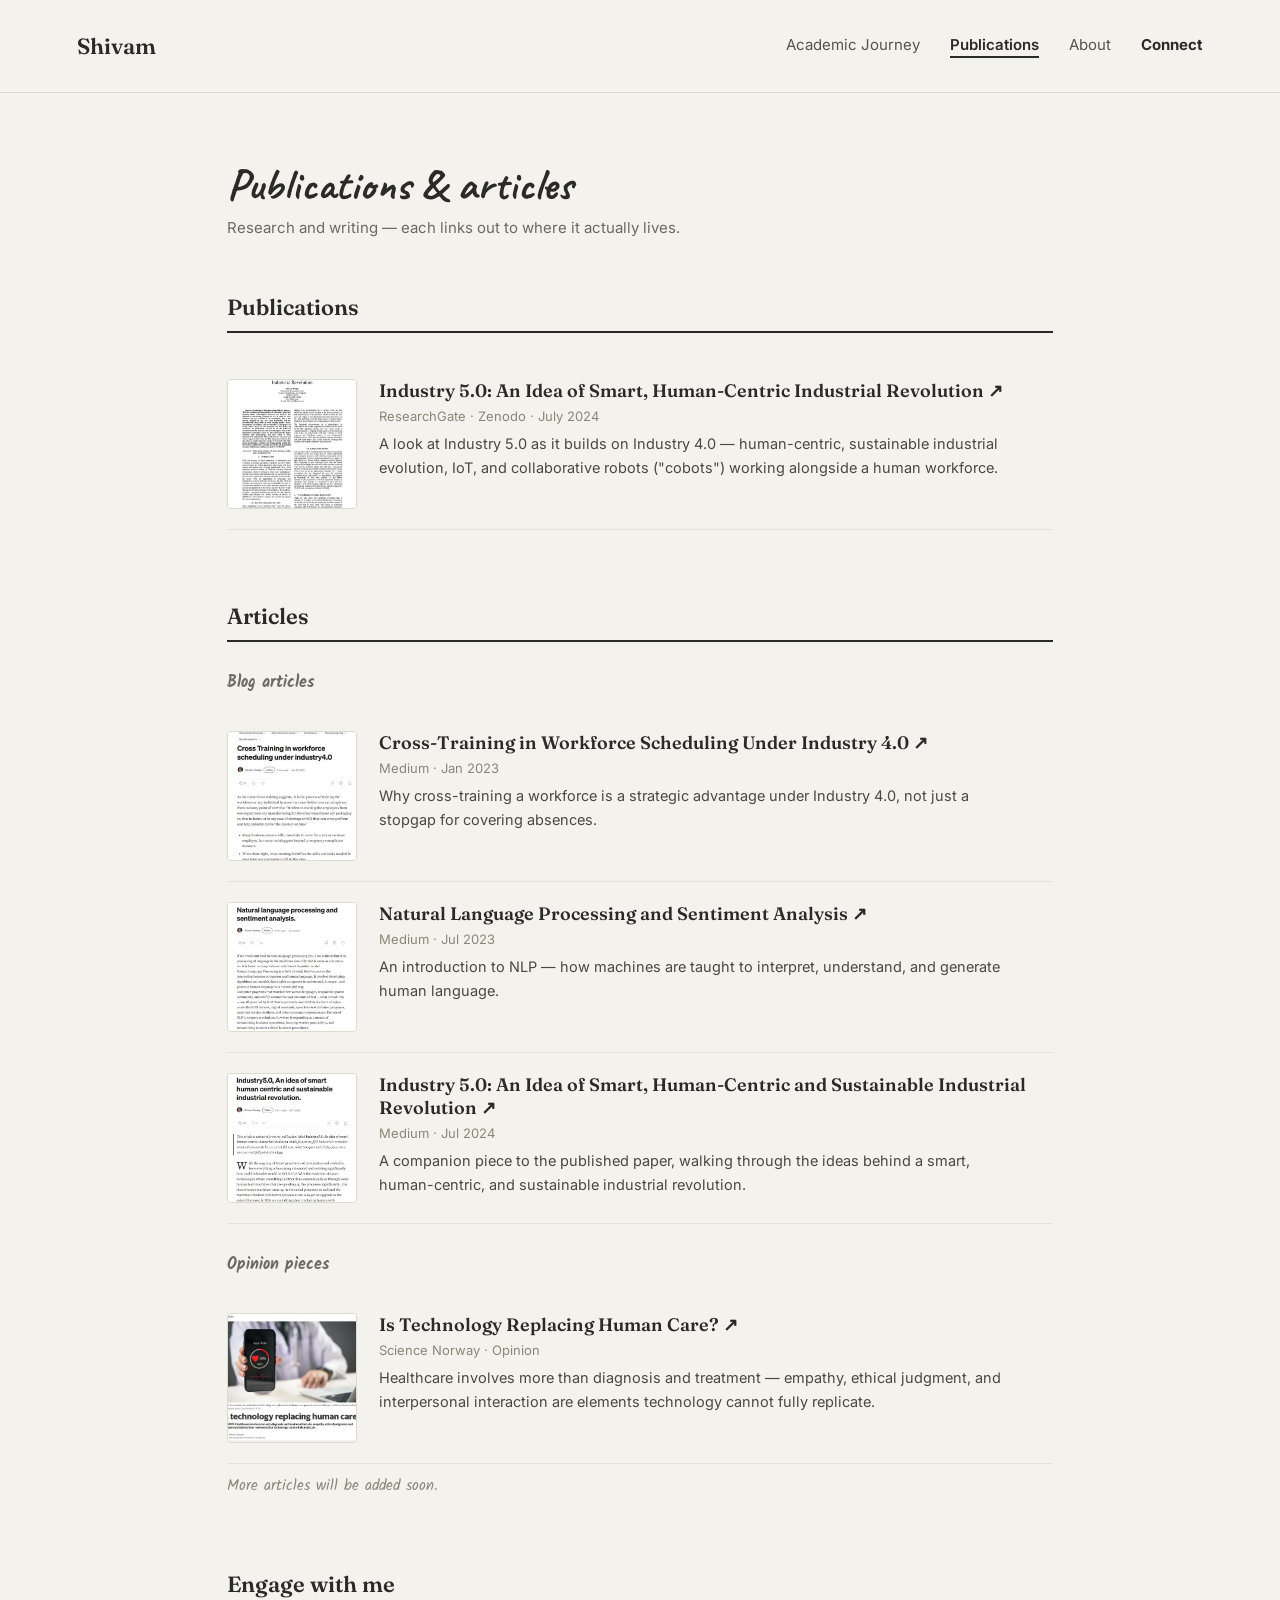
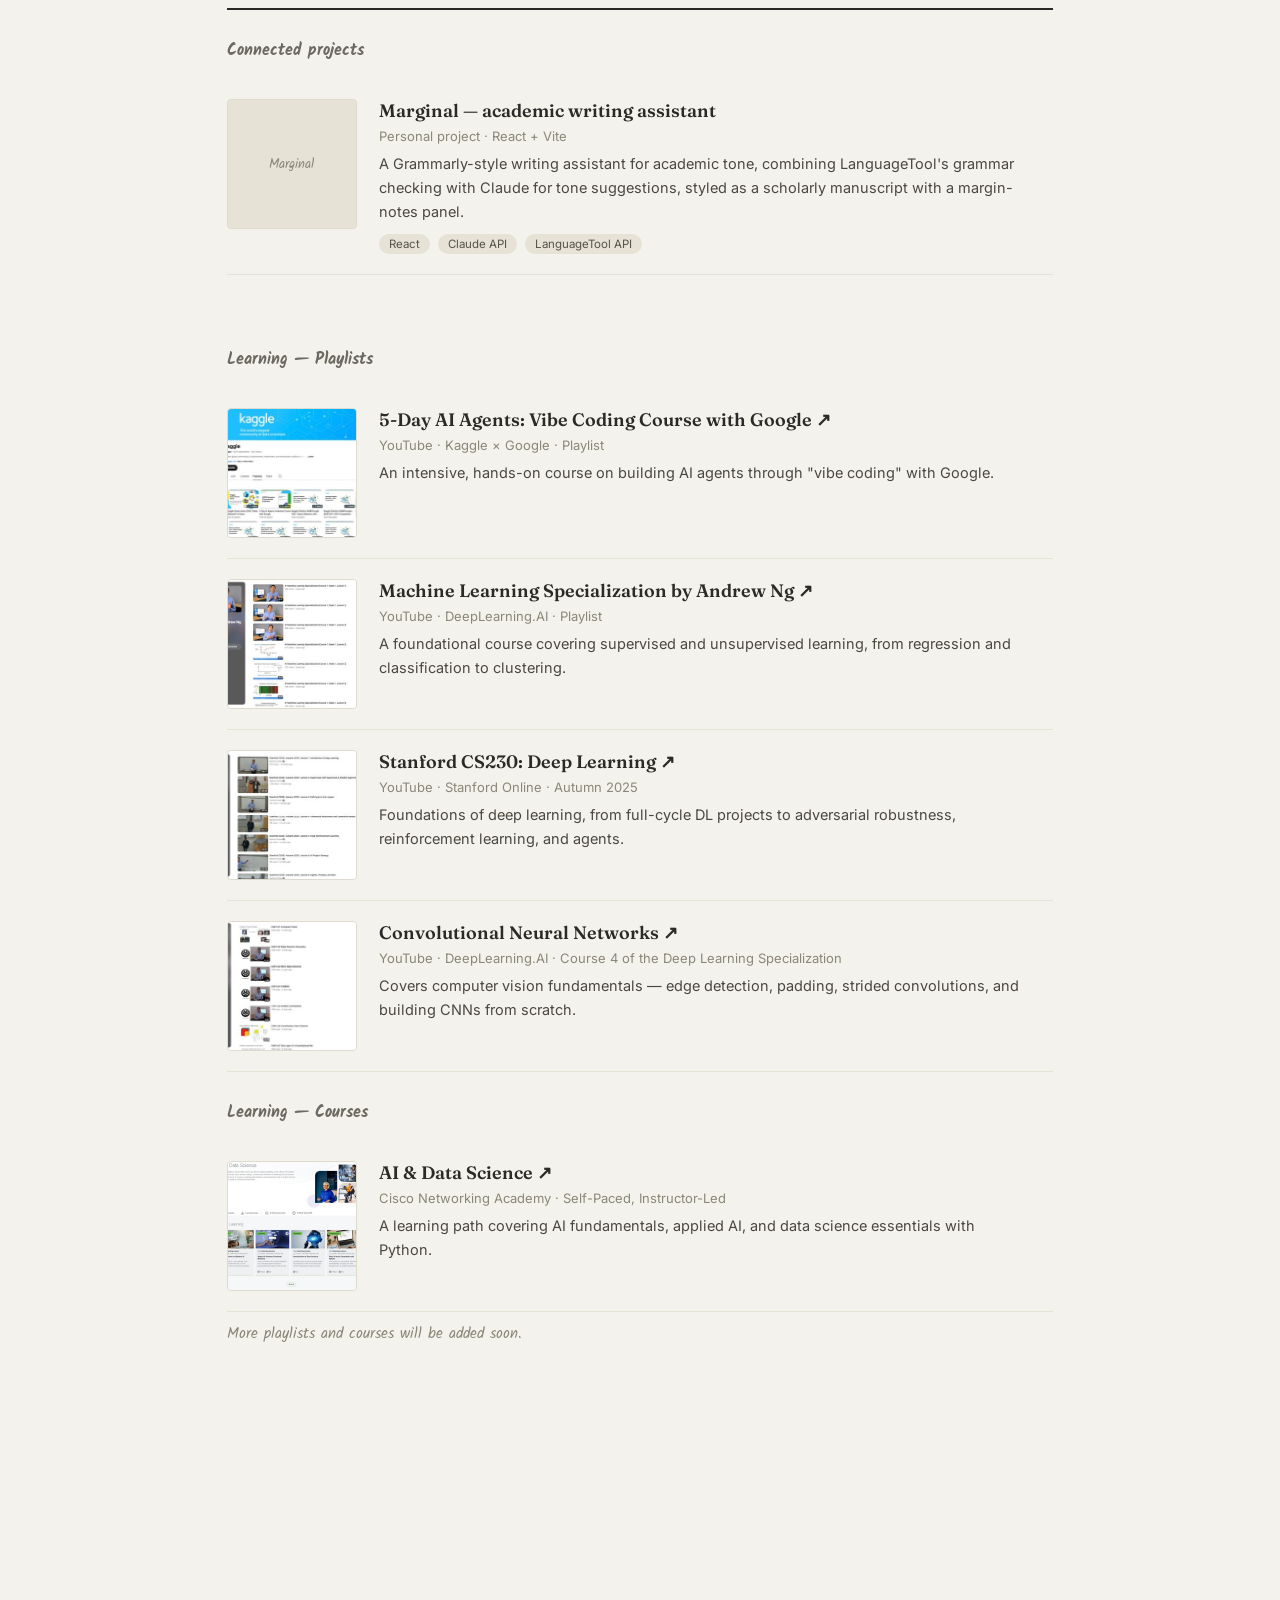
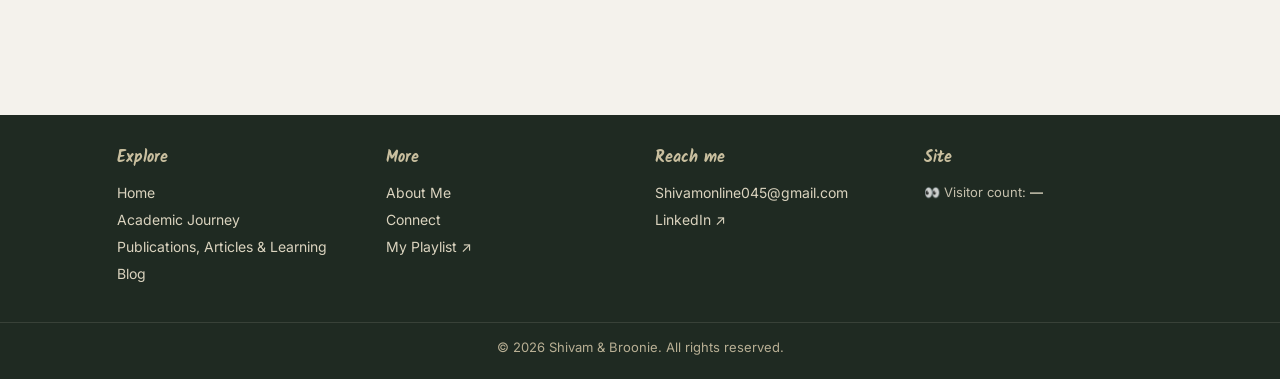
<file: publications.html>
<!DOCTYPE html>
<html lang="en">
<head>
<meta charset="UTF-8">
<meta name="viewport" content="width=device-width, initial-scale=1.0">
<title>Publications, Articles &amp; Learning</title>
<link href="https://fonts.googleapis.com/css2?family=Fraunces:ital,wght@0,500;0,600;1,500&family=Kalam:wght@400;700&family=Inter:wght@400;500;600&family=Caveat:wght@600&display=swap" rel="stylesheet">
<style>
  * { box-sizing: border-box; margin: 0; padding: 0; }
  body {
    font-family: 'Inter', sans-serif;
    color: #2A2A28;
    background: #F4F2EC;
  }
  nav {
    display: flex; justify-content: space-between; align-items: center;
    padding: 32px 6vw; border-bottom: 1px solid #DEDACE;
    max-width: 1600px; margin: 0 auto; box-sizing: border-box;
  }
  .name { font-family: 'Fraunces', serif; font-size: 22px; font-weight: 600; }
  .links { display: flex; gap: 30px; font-size: 15px; }
  .links a { color: #55534A; text-decoration: none; }
  .links a.current { color: #2A2A28; font-weight: 600; border-bottom: 2px solid #2A2A28; padding-bottom: 2px; }
  .links a.connect { font-weight: 700; color: #2A2A28; }

  main { max-width: 980px; margin: 0 auto; padding: 5vw 6vw 6vw; }
  .page-title { font-family: 'Caveat', cursive; font-size: 44px; margin-bottom: 6px; }
  .page-sub { color: #6B6960; font-size: 15px; margin-bottom: 3.5rem; max-width: 620px; }

  .section-label {
    font-family: 'Fraunces', serif; font-weight: 600; font-size: 22px;
    margin-bottom: 4px; padding-bottom: 10px; border-bottom: 2px solid #2A2A28;
  }
  .sub-label {
    font-family: 'Kalam', cursive; font-weight: 700; font-size: 16px;
    color: #6B6960; margin: 28px 0 16px;
  }
  .section { margin-bottom: 4.5rem; }
  .section > .section-label { margin-bottom: 26px; }

  .card {
    display: grid;
    grid-template-columns: 130px 1fr;
    gap: 22px;
    padding: 20px 0;
    border-bottom: 1px solid #E6E2D6;
  }
  .thumb-link { display: block; }
  .thumb {
    width: 130px; height: 130px;
    object-fit: cover;
    border-radius: 4px;
    display: block;
    border: 1px solid #DEDACE;
  }
  .card h3 { font-family: 'Fraunces', serif; font-size: 18px; font-weight: 600; margin-bottom: 6px; }
  .card h3 a { color: #2A2A28; text-decoration: none; }
  .card h3 a:hover { text-decoration: underline; }
  .meta { font-size: 13px; color: #8A8779; margin-bottom: 8px; }
  .desc { font-size: 14.5px; line-height: 1.65; color: #4A483F; max-width: 640px; }

  .more-note {
    font-family: 'Kalam', cursive;
    font-size: 15px;
    color: #8A8779;
    margin-top: 10px;
  }

  .tag-row { display: flex; gap: 8px; margin-top: 10px; flex-wrap: wrap; }
  .tag { font-size: 11.5px; padding: 3px 10px; background: #E6E2D6; border-radius: 20px; color: #55534A; }

@media (max-width: 700px) {
  nav {
    flex-wrap: wrap;
    gap: 12px;
    padding: 24px 6vw;
  }
  .links {
    flex-wrap: wrap;
    gap: 10px 18px;
    font-size: 13.5px;
  }
  .card {
    grid-template-columns: 1fr;
  }
  .thumb {
    width: 100%;
    height: 180px;
  }
}
</style>
</head>
<body>

<nav>
  <a href="index.html" style="text-decoration:none; color:inherit;"><span class="name">Shivam</span></a>
  <div class="links">
    <a href="journey.html">Academic Journey</a>
    <a href="publications.html" class="current">Publications</a>
    <a href="about.html">About</a>
    <a href="connect.html" class="connect">Connect</a>
  </div>
</nav>

<main>
  <h1 class="page-title">Publications &amp; articles</h1>
  <p class="page-sub">Research and writing — each links out to where it actually lives.</p>

  <!-- PUBLICATIONS -->
  <div class="section">
    <div class="section-label">Publications</div>

    <div class="card">
      <a class="thumb-link" href="https://www.researchgate.net/publication/382142687_Industry50_An_idea_of_smart_human_centric_industrial_revolution" target="_blank" rel="noopener">
        <img class="thumb" src="assets/ca43f145a0fb.jpg" alt="Industry 5.0 publication preview">
      </a>
      <div>
        <h3><a href="https://www.researchgate.net/publication/382142687_Industry50_An_idea_of_smart_human_centric_industrial_revolution" target="_blank" rel="noopener">Industry 5.0: An Idea of Smart, Human-Centric Industrial Revolution ↗</a></h3>
        <p class="meta">ResearchGate · Zenodo · July 2024</p>
        <p class="desc">A look at Industry 5.0 as it builds on Industry 4.0 — human-centric, sustainable industrial evolution, IoT, and collaborative robots ("cobots") working alongside a human workforce.</p>
      </div>
    </div>
  </div>

  <!-- ARTICLES -->
  <div class="section">
    <div class="section-label">Articles</div>

    <p class="sub-label">Blog articles</p>

    <div class="card">
      <a class="thumb-link" href="https://medium.com/@shivampandey7/cross-training-72bb7d92d5fb" target="_blank" rel="noopener">
        <img class="thumb" src="assets/15ce3d20cdd7.jpg" alt="Cross-training article preview">
      </a>
      <div>
        <h3><a href="https://medium.com/@shivampandey7/cross-training-72bb7d92d5fb" target="_blank" rel="noopener">Cross-Training in Workforce Scheduling Under Industry 4.0 ↗</a></h3>
        <p class="meta">Medium · Jan 2023</p>
        <p class="desc">Why cross-training a workforce is a strategic advantage under Industry 4.0, not just a stopgap for covering absences.</p>
      </div>
    </div>

    <div class="card">
      <a class="thumb-link" href="https://medium.com/@shivampandey7/natural-language-processing-and-sentiment-analysis-aaa324d1f411" target="_blank" rel="noopener">
        <img class="thumb" src="assets/576422b9fff7.jpg" alt="NLP article preview">
      </a>
      <div>
        <h3><a href="https://medium.com/@shivampandey7/natural-language-processing-and-sentiment-analysis-aaa324d1f411" target="_blank" rel="noopener">Natural Language Processing and Sentiment Analysis ↗</a></h3>
        <p class="meta">Medium · Jul 2023</p>
        <p class="desc">An introduction to NLP — how machines are taught to interpret, understand, and generate human language.</p>
      </div>
    </div>

    <div class="card">
      <a class="thumb-link" href="https://medium.com/@shivampandey7/industry5-0-a-idea-of-smart-human-centric-industrial-revolution-a894150ca382" target="_blank" rel="noopener">
        <img class="thumb" src="assets/abf7a70c12d3.jpg" alt="Industry 5.0 Medium article preview">
      </a>
      <div>
        <h3><a href="https://medium.com/@shivampandey7/industry5-0-a-idea-of-smart-human-centric-industrial-revolution-a894150ca382" target="_blank" rel="noopener">Industry 5.0: An Idea of Smart, Human-Centric and Sustainable Industrial Revolution ↗</a></h3>
        <p class="meta">Medium · Jul 2024</p>
        <p class="desc">A companion piece to the published paper, walking through the ideas behind a smart, human-centric, and sustainable industrial revolution.</p>
      </div>
    </div>

    <p class="sub-label">Opinion pieces</p>

    <div class="card">
      <a class="thumb-link" href="https://www.sciencenorway.no/health-opinion-researchers-zone/is-technology-replacing-human-care/2645399" target="_blank" rel="noopener">
        <img class="thumb" src="assets/b729c8babba1.jpg" alt="Science Norway opinion piece preview">
      </a>
      <div>
        <h3><a href="https://www.sciencenorway.no/health-opinion-researchers-zone/is-technology-replacing-human-care/2645399" target="_blank" rel="noopener">Is Technology Replacing Human Care? ↗</a></h3>
        <p class="meta">Science Norway · Opinion</p>
        <p class="desc">Healthcare involves more than diagnosis and treatment — empathy, ethical judgment, and interpersonal interaction are elements technology cannot fully replicate.</p>
      </div>
    </div>

    <p class="more-note">More articles will be added soon.</p>
  </div>

  <!-- ENGAGE WITH ME -->
  <div class="section">
    <div class="section-label">Engage with me</div>

    <p class="sub-label">Connected projects</p>

    <div class="card">
      <div class="thumb" style="display:flex; align-items:center; justify-content:center; background:#E6E2D6; font-family:'Kalam', cursive; color:#8A8779; font-size:13px; text-align:center;">Marginal</div>
      <div>
        <h3>Marginal — academic writing assistant</h3>
        <p class="meta">Personal project · React + Vite</p>
        <p class="desc">A Grammarly-style writing assistant for academic tone, combining LanguageTool's grammar checking with Claude for tone suggestions, styled as a scholarly manuscript with a margin-notes panel.</p>
        <div class="tag-row"><span class="tag">React</span><span class="tag">Claude API</span><span class="tag">LanguageTool API</span></div>
      </div>
    </div>
  </div>

  <!-- LEARNING (still inside Engage with me) -->
  <div class="section">
    <p class="sub-label">Learning — Playlists</p>

    <div class="card">
      <a class="thumb-link" href="https://www.youtube.com/watch?v=7iic3Zj427M&list=PLqFaTIg4myu8AFXUjrVhDkUGp0A9kK8CX" target="_blank" rel="noopener">
        <img class="thumb" src="assets/0131bff632b3.jpg" alt="Vibe Coding Course with Google preview">
      </a>
      <div>
        <h3><a href="https://www.youtube.com/watch?v=7iic3Zj427M&list=PLqFaTIg4myu8AFXUjrVhDkUGp0A9kK8CX" target="_blank" rel="noopener">5-Day AI Agents: Vibe Coding Course with Google ↗</a></h3>
        <p class="meta">YouTube · Kaggle × Google · Playlist</p>
        <p class="desc">An intensive, hands-on course on building AI agents through "vibe coding" with Google.</p>
      </div>
    </div>


    <div class="card">
      <a class="thumb-link" href="https://www.youtube.com/watch?v=vStJoetOxJg&list=PLkDaE6sCZn6FNC6YRfRQc_FbeQrF8BwGI" target="_blank" rel="noopener">
        <img class="thumb" src="assets/1b5e6980e5d6.jpg" alt="Machine Learning Specialization preview">
      </a>
      <div>
        <h3><a href="https://www.youtube.com/watch?v=vStJoetOxJg&list=PLkDaE6sCZn6FNC6YRfRQc_FbeQrF8BwGI" target="_blank" rel="noopener">Machine Learning Specialization by Andrew Ng ↗</a></h3>
        <p class="meta">YouTube · DeepLearning.AI · Playlist</p>
        <p class="desc">A foundational course covering supervised and unsupervised learning, from regression and classification to clustering.</p>
      </div>
    </div>

    <div class="card">
      <a class="thumb-link" href="https://www.youtube.com/playlist?list=PLoROMvodv4rNRRGdS0rBbXOUGA0wjdh1X" target="_blank" rel="noopener">
        <img class="thumb" src="assets/5a052da85f9f.jpg" alt="Stanford CS230 Deep Learning preview">
      </a>
      <div>
        <h3><a href="https://www.youtube.com/playlist?list=PLoROMvodv4rNRRGdS0rBbXOUGA0wjdh1X" target="_blank" rel="noopener">Stanford CS230: Deep Learning ↗</a></h3>
        <p class="meta">YouTube · Stanford Online · Autumn 2025</p>
        <p class="desc">Foundations of deep learning, from full-cycle DL projects to adversarial robustness, reinforcement learning, and agents.</p>
      </div>
    </div>

    <div class="card">
      <a class="thumb-link" href="https://www.youtube.com/playlist?list=PLkDaE6sCZn6Gl29AoE31iwdVwSG-KnDzF" target="_blank" rel="noopener">
        <img class="thumb" src="assets/0c6999e71a88.jpg" alt="Convolutional Neural Networks preview">
      </a>
      <div>
        <h3><a href="https://www.youtube.com/playlist?list=PLkDaE6sCZn6Gl29AoE31iwdVwSG-KnDzF" target="_blank" rel="noopener">Convolutional Neural Networks ↗</a></h3>
        <p class="meta">YouTube · DeepLearning.AI · Course 4 of the Deep Learning Specialization</p>
        <p class="desc">Covers computer vision fundamentals — edge detection, padding, strided convolutions, and building CNNs from scratch.</p>
      </div>
    </div>

    <p class="sub-label">Learning — Courses</p>

    <div class="card">
      <a class="thumb-link" href="https://www.netacad.com/ai-data-science" target="_blank" rel="noopener">
        <img class="thumb" src="assets/5593ba477261.jpg" alt="Cisco AI and Data Science course preview">
      </a>
      <div>
        <h3><a href="https://www.netacad.com/ai-data-science" target="_blank" rel="noopener">AI &amp; Data Science ↗</a></h3>
        <p class="meta">Cisco Networking Academy · Self-Paced, Instructor-Led</p>
        <p class="desc">A learning path covering AI fundamentals, applied AI, and data science essentials with Python.</p>
      </div>
    </div>
    <p class="more-note">More playlists and courses will be added soon.</p>
  </div>
</main>


<!-- ============ SHARED FOOTER ============ -->
<link rel="stylesheet" href="footer.css">

<div class="walk-zone">
  <div class="footer-interactive-container" id="footerCharacter">
    <div class="footer-speech-bubble" id="footerSpeechBubble">Bye! See you soon 👋</div>
    <img src="assets/e69b8a8511e8.webp" alt="Shivam and Broonie walking">
  </div>
</div>

<footer class="site-footer">
  <div class="footer-grid">
    <div>
      <h4>Explore</h4>
      <a href="index.html" data-nav>Home</a>
      <a href="journey.html" data-nav>Academic Journey</a>
      <a href="publications.html" data-nav>Publications, Articles &amp; Learning</a>
      <a href="blog.html" data-nav>Blog</a>
    </div>
    <div>
      <h4>More</h4>
      <a href="about.html" data-nav>About Me</a>
      <a href="connect.html" data-nav>Connect</a>
      <a href="https://www.youtube.com/watch?v=uSo2dagQ8EE" target="_blank" rel="noopener">My Playlist ↗</a>
    </div>
    <div>
      <h4>Reach me</h4>
      <a href="mailto:Shivamonline045@gmail.com">Shivamonline045@gmail.com</a>
      <a href="https://no.linkedin.com/in/shivam-pandey679" target="_blank" rel="noopener">LinkedIn ↗</a>
    </div>
    <div>
      <h4>Site</h4>
      <p>👀 Visitor count: <strong id="visitorCount">…</strong></p>
    </div>
  </div>

  <div class="footer-content">
    <p>&copy; 2026 Shivam &amp; Broonie. All rights reserved.</p>
  </div>
</footer>

<script src="footer.js"></script>

</body>
</html>
</file>
<file: footer.css>
/* ============ SHARED FOOTER ============ */
.walk-zone {
  position: relative;
  z-index: 2;
  height: 220px;
  overflow: hidden;
}

.footer-interactive-container {
  position: absolute;
  bottom: 0;
  left: -391px;
  width: 391px;
  height: 214px;
  cursor: pointer;
  animation: walkLeftToRight 40s linear infinite;
  z-index: 5;
}

@keyframes walkLeftToRight {
  0%   { left: -391px; }
  100% { left: 100%; }
}

.footer-interactive-container img { width: 100%; height: 100%; object-fit: contain; display: block; }

.footer-speech-bubble {
  position: absolute;
  top: 6px; left: 50%;
  transform: translateX(-50%);
  background: #1F2A22; color: #EFE6D0;
  padding: 5px 12px; border-radius: 14px 14px 14px 3px;
  font-family: 'Kalam', cursive; font-weight: 700; font-size: 12.5px;
  white-space: nowrap; opacity: 0; transition: opacity 0.25s ease; z-index: 6;
}

.site-footer {
  position: relative;
  z-index: 2;
  background-color: #1F2A22;
  color: #EFE6D0;
  font-family: 'Inter', sans-serif;
}

.footer-grid {
  display: grid;
  grid-template-columns: repeat(4, 1fr);
  gap: 30px;
  padding: 30px 6vw 30px;
  max-width: 1200px;
  margin: 0 auto;
}
.footer-grid h4 { font-family: 'Kalam', cursive; font-size: 16px; margin-bottom: 14px; color: #C9BF9F; }
.footer-grid a { display: block; color: #EFE6D0; text-decoration: none; font-size: 14px; margin-bottom: 10px; opacity: 0.9; }
.footer-grid a:hover { opacity: 1; text-decoration: underline; }
.footer-grid p { font-size: 13px; opacity: 0.8; }

.footer-content {
  text-align: center;
  padding: 16px 6vw 24px;
  font-size: 13px;
  color: #B8AF94;
  border-top: 1px solid rgba(239,230,208,0.12);
}

@media (max-width: 860px) {
  .footer-grid { grid-template-columns: repeat(2, 1fr); }
}
</file>
